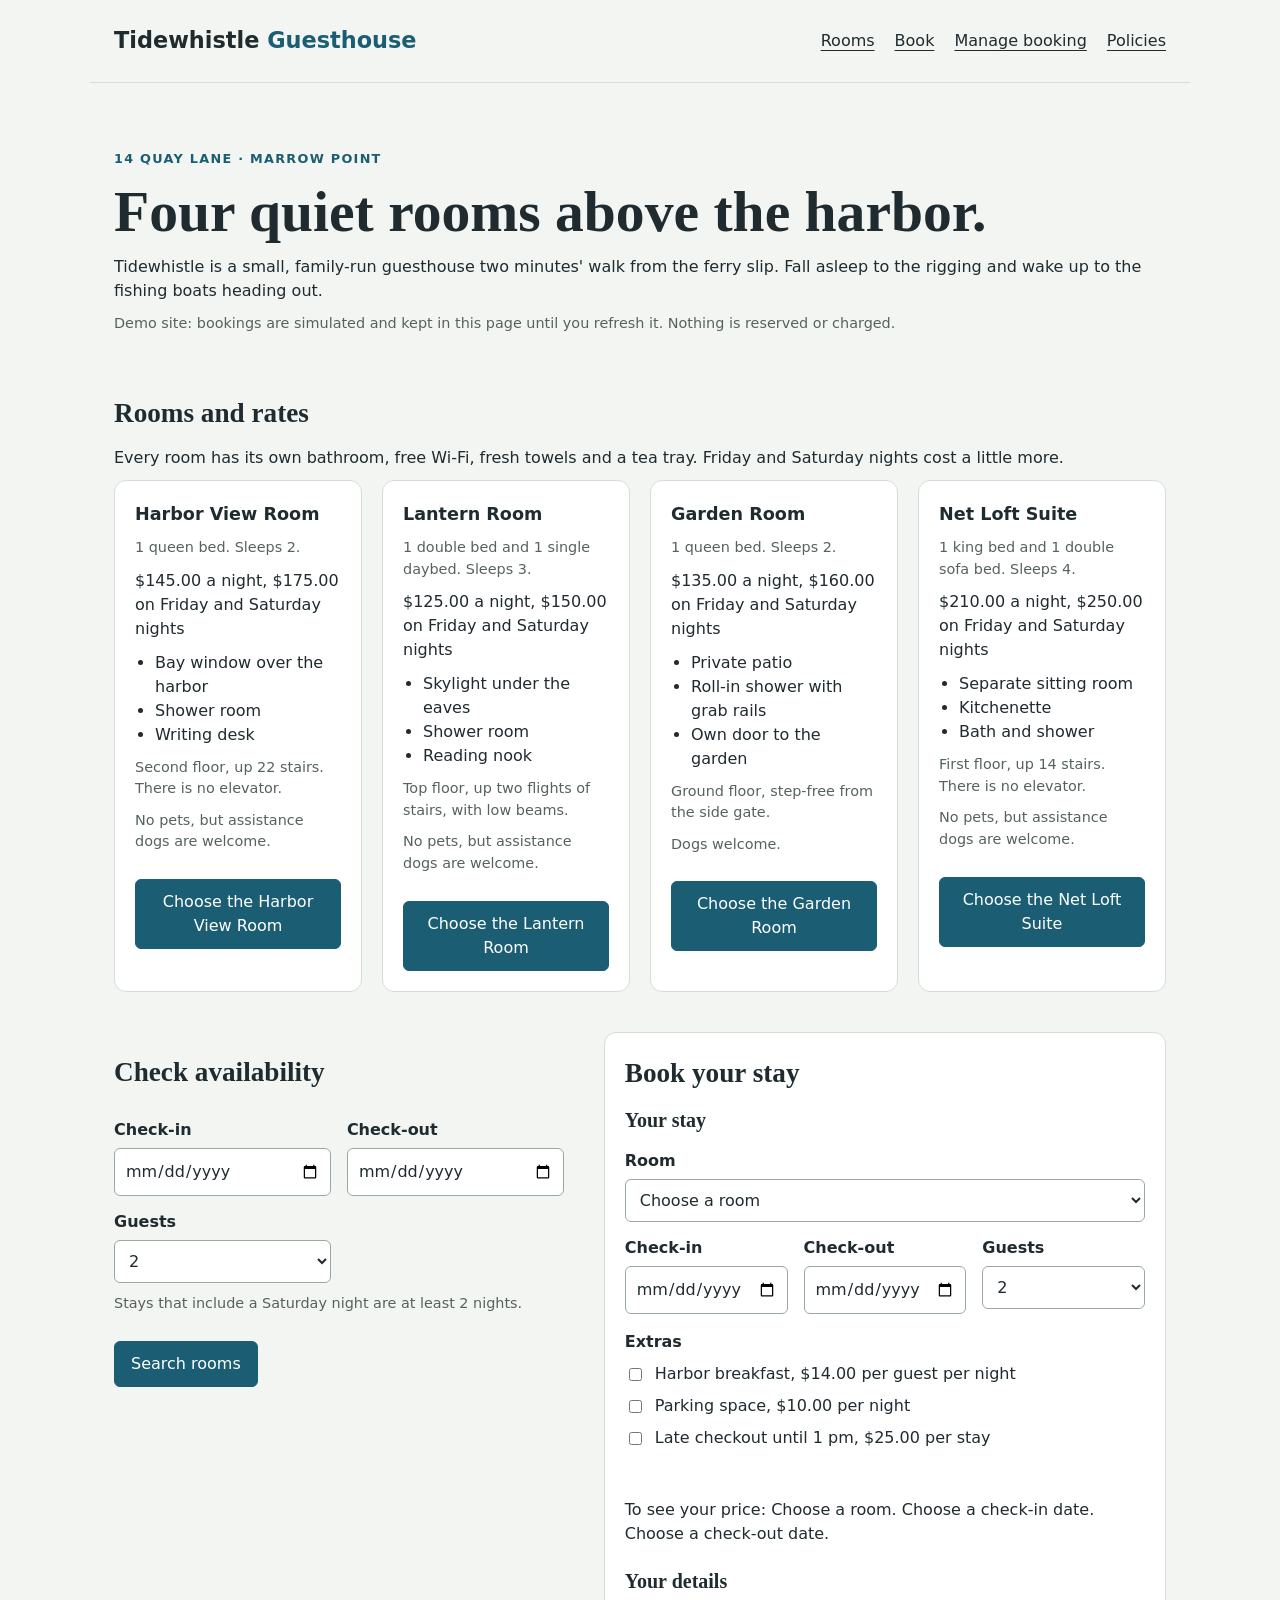
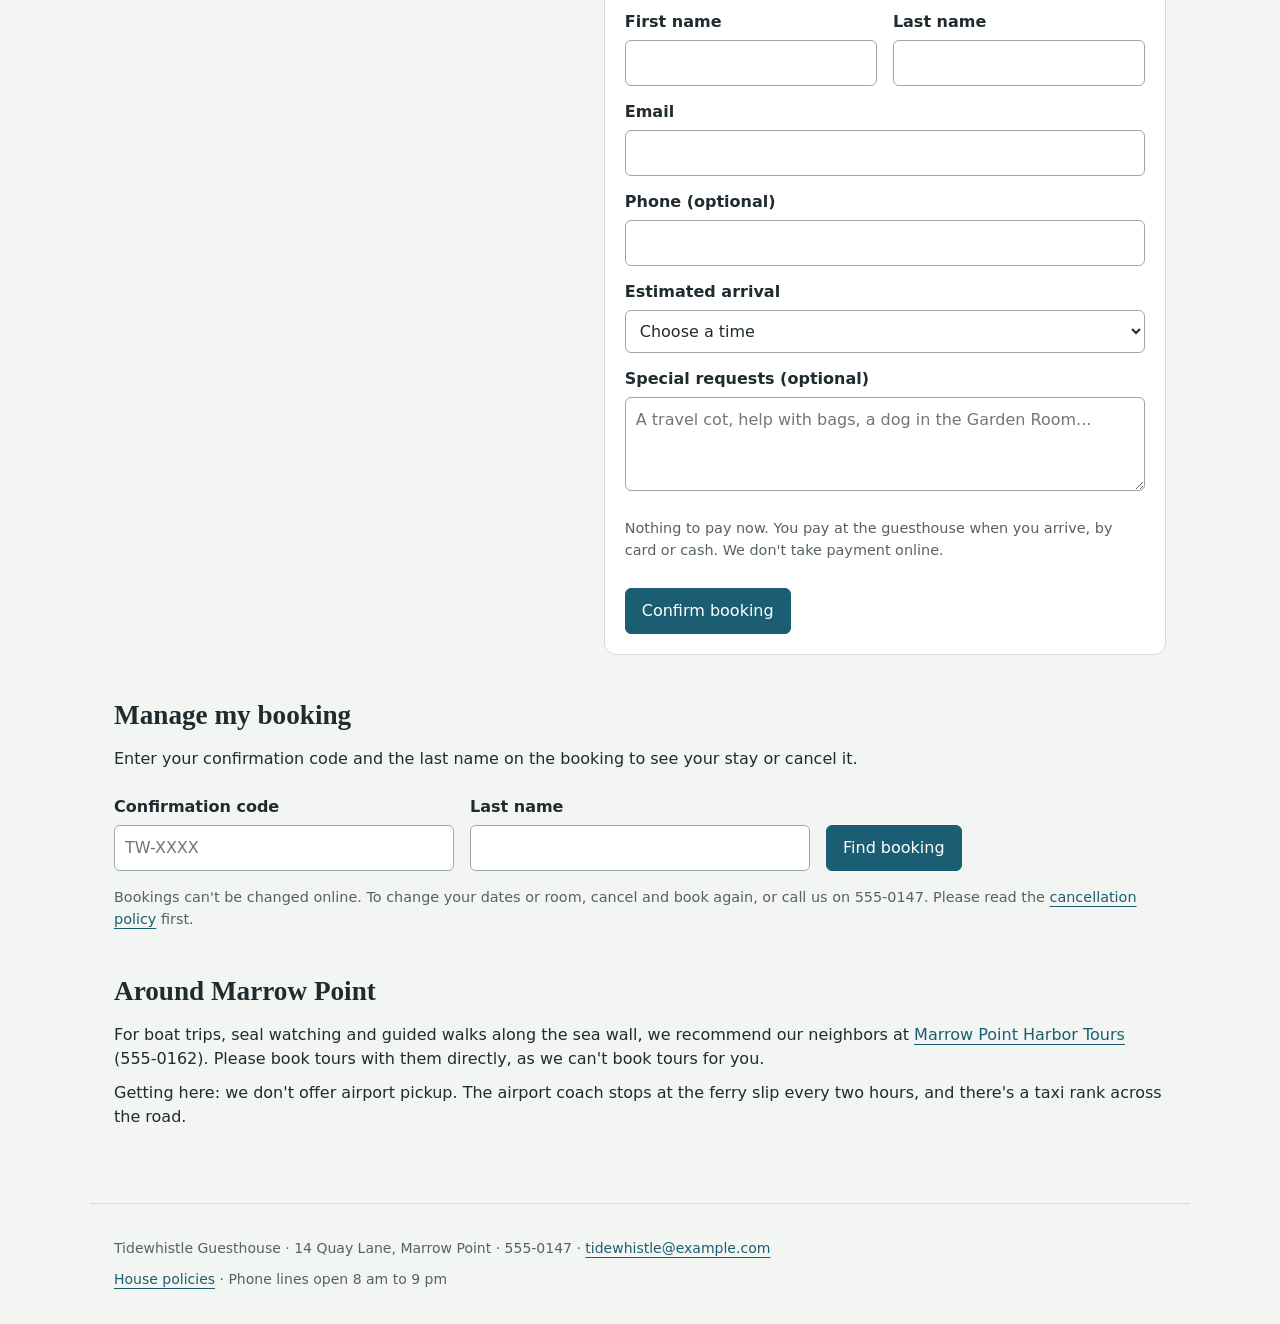
<file: examples/guesthouse/index.html>
<!doctype html>
<html lang="en">
  <head>
    <meta charset="utf-8">
    <meta name="viewport" content="width=device-width, initial-scale=1">
    <meta name="description" content="Tidewhistle Guesthouse has four rooms above the harbor in Marrow Point. Check availability and book your stay.">
    <title>Tidewhistle Guesthouse · Marrow Point</title>
    <link rel="icon" href="favicon.svg" type="image/svg+xml">
    <link rel="stylesheet" href="styles.css">
    <script type="module" src="js/app.js"></script>
  </head>
  <body>
    <header>
      <a class="brand" href="index.html">Tidewhistle <span>Guesthouse</span></a>
      <nav aria-label="Main navigation">
        <a href="#rooms">Rooms</a>
        <a href="#availability">Book</a>
        <a href="#manage">Manage booking</a>
        <a href="policies.html">Policies</a>
      </nav>
    </header>
    <main>
      <section class="intro" aria-labelledby="welcome">
        <p class="eyebrow">14 Quay Lane · Marrow Point</p>
        <h1 id="welcome">Four quiet rooms above the harbor.</h1>
        <p>Tidewhistle is a small, family-run guesthouse two minutes' walk from the ferry slip.
          Fall asleep to the rigging and wake up to the fishing boats heading out.</p>
        <p class="note">Demo site: bookings are simulated and kept in this page until you refresh it.
          Nothing is reserved or charged.</p>
      </section>

      <section id="rooms" aria-labelledby="rooms-heading">
        <h2 id="rooms-heading">Rooms and rates</h2>
        <p>Every room has its own bathroom, free Wi-Fi, fresh towels and a tea tray.
          Friday and Saturday nights cost a little more.</p>
        <div id="room-list" class="room-list"></div>
        <noscript><p>Please turn on JavaScript to see our rooms and book, or call us on 555-0147.</p></noscript>
      </section>

      <div class="booking-layout">
        <section id="availability" aria-labelledby="availability-heading">
          <h2 id="availability-heading">Check availability</h2>
          <form id="search-form" novalidate>
            <div class="field-row">
              <div class="field">
                <label for="search-checkIn">Check-in</label>
                <input id="search-checkIn" type="date" required>
              </div>
              <div class="field">
                <label for="search-checkOut">Check-out</label>
                <input id="search-checkOut" type="date" required>
              </div>
              <div class="field">
                <label for="search-guests">Guests</label>
                <select id="search-guests">
                  <option>1</option>
                  <option selected>2</option>
                  <option>3</option>
                  <option>4</option>
                </select>
              </div>
            </div>
            <p class="note">Stays that include a Saturday night are at least 2 nights.</p>
            <button type="submit">Search rooms</button>
          </form>
          <ul id="search-results" class="results"></ul>
        </section>

        <section id="booking" class="panel" aria-labelledby="booking-heading">
          <h2 id="booking-heading">Book your stay</h2>
          <form id="booking-form" novalidate>
            <fieldset id="stay-fields">
              <legend>Your stay</legend>
              <label for="book-roomId">Room</label>
              <select id="book-roomId" required>
                <option value="">Choose a room</option>
              </select>
              <div class="field-row">
                <div class="field">
                  <label for="book-checkIn">Check-in</label>
                  <input id="book-checkIn" type="date" required>
                </div>
                <div class="field">
                  <label for="book-checkOut">Check-out</label>
                  <input id="book-checkOut" type="date" required>
                </div>
                <div class="field">
                  <label for="book-guests">Guests</label>
                  <select id="book-guests">
                    <option>1</option>
                    <option selected>2</option>
                    <option>3</option>
                    <option>4</option>
                  </select>
                </div>
              </div>
              <fieldset id="book-extras" class="extras" tabindex="-1">
                <legend>Extras</legend>
              </fieldset>
            </fieldset>
            <div id="quote" class="quote"></div>
            <fieldset>
              <legend>Your details</legend>
              <div class="field-row">
                <div class="field">
                  <label for="book-firstName">First name</label>
                  <input id="book-firstName" autocomplete="given-name" maxlength="60" required>
                </div>
                <div class="field">
                  <label for="book-lastName">Last name</label>
                  <input id="book-lastName" autocomplete="family-name" maxlength="60" required>
                </div>
              </div>
              <label for="book-email">Email</label>
              <input id="book-email" type="email" autocomplete="email" maxlength="120" required>
              <label for="book-phone">Phone (optional)</label>
              <input id="book-phone" type="tel" autocomplete="tel" maxlength="20">
              <label for="book-arrival">Estimated arrival</label>
              <select id="book-arrival" required>
                <option value="">Choose a time</option>
              </select>
              <label for="book-requests">Special requests (optional)</label>
              <textarea id="book-requests" rows="3" maxlength="500"
                placeholder="A travel cot, help with bags, a dog in the Garden Room..."></textarea>
            </fieldset>
            <p class="note">Nothing to pay now. You pay at the guesthouse when you arrive, by card or cash.
              We don't take payment online.</p>
            <button type="submit">Confirm booking</button>
          </form>
          <div id="confirmation" class="confirmation" tabindex="-1" hidden></div>
        </section>
      </div>

      <section id="manage" aria-labelledby="manage-heading">
        <h2 id="manage-heading">Manage my booking</h2>
        <p>Enter your confirmation code and the last name on the booking to see your stay or cancel it.</p>
        <form id="manage-form" class="field-row" novalidate>
          <div class="field">
            <label for="manage-code">Confirmation code</label>
            <input id="manage-code" autocomplete="off" maxlength="12" placeholder="TW-XXXX" required>
          </div>
          <div class="field">
            <label for="manage-lastName">Last name</label>
            <input id="manage-lastName" autocomplete="family-name" maxlength="60" required>
          </div>
          <div class="field">
            <button type="submit">Find booking</button>
          </div>
        </form>
        <div id="manage-result" class="manage-result" tabindex="-1"></div>
        <p class="note">Bookings can't be changed online. To change your dates or room, cancel and book again,
          or call us on 555-0147. Please read the <a href="policies.html#cancellation">cancellation policy</a> first.</p>
      </section>

      <section id="around" aria-labelledby="around-heading">
        <h2 id="around-heading">Around Marrow Point</h2>
        <p>For boat trips, seal watching and guided walks along the sea wall, we recommend our neighbors at
          <a href="https://harbortours.example.com/">Marrow Point Harbor Tours</a> (555-0162).
          Please book tours with them directly, as we can't book tours for you.</p>
        <p>Getting here: we don't offer airport pickup. The airport coach stops at the ferry slip every two hours,
          and there's a taxi rank across the road.</p>
      </section>
      <p id="status" class="visually-hidden" role="status" aria-live="polite"></p>
    </main>
    <footer>
      <p>Tidewhistle Guesthouse · 14 Quay Lane, Marrow Point · 555-0147 ·
        <a href="mailto:tidewhistle@example.com">tidewhistle@example.com</a></p>
      <p><a href="policies.html">House policies</a> · Phone lines open 8 am to 9 pm</p>
    </footer>
  </body>
</html>
</file>
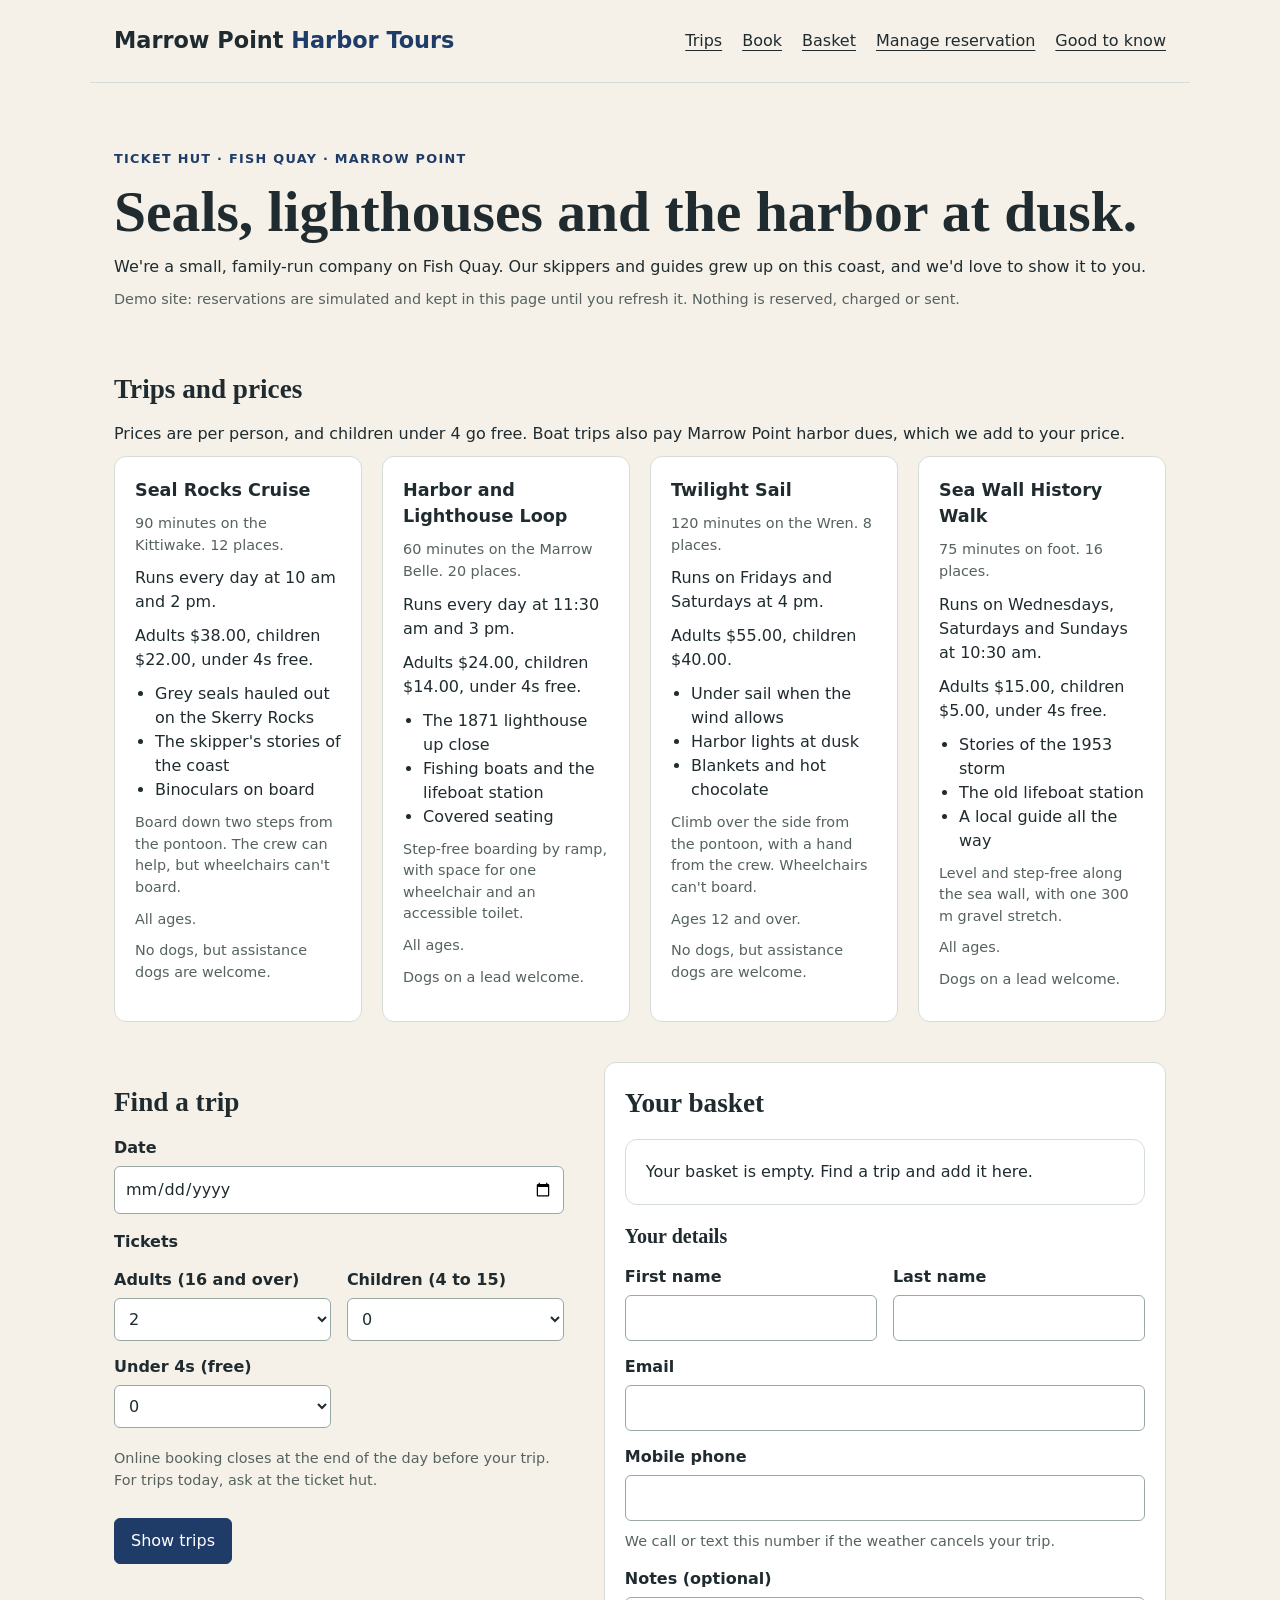
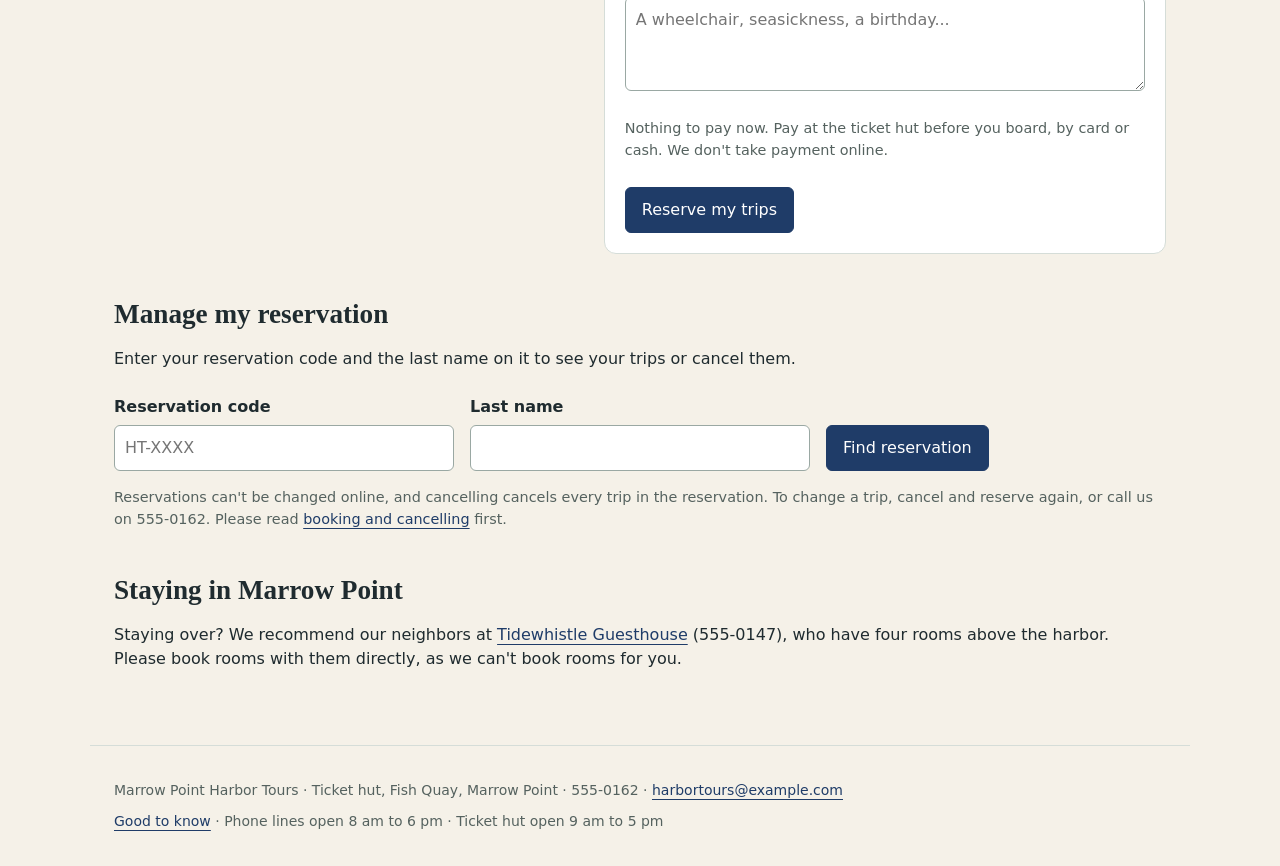
<file: examples/harbor_tours/index.html>
<!doctype html>
<html lang="en">
  <head>
    <meta charset="utf-8">
    <meta name="viewport" content="width=device-width, initial-scale=1">
    <meta name="description" content="Seal-watching cruises, harbor trips, an evening sail and a sea wall walk from Fish Quay in Marrow Point. See times and prices and reserve places.">
    <title>Marrow Point Harbor Tours · Boat trips and walks</title>
    <link rel="icon" href="favicon.svg" type="image/svg+xml">
    <link rel="stylesheet" href="styles.css">
    <script type="module" src="js/app.js"></script>
  </head>
  <body>
    <header>
      <a class="brand" href="index.html">Marrow Point <span>Harbor Tours</span></a>
      <nav aria-label="Main navigation">
        <a href="#trips">Trips</a>
        <a href="#find">Book</a>
        <a href="#basket">Basket</a>
        <a href="#manage">Manage reservation</a>
        <a href="policies.html">Good to know</a>
      </nav>
    </header>
    <main>
      <section class="intro" aria-labelledby="welcome">
        <p class="eyebrow">Ticket hut · Fish Quay · Marrow Point</p>
        <h1 id="welcome">Seals, lighthouses and the harbor at dusk.</h1>
        <p>We're a small, family-run company on Fish Quay. Our skippers and guides grew up on this coast,
          and we'd love to show it to you.</p>
        <p class="note">Demo site: reservations are simulated and kept in this page until you refresh it.
          Nothing is reserved, charged or sent.</p>
      </section>

      <section id="trips" aria-labelledby="trips-heading">
        <h2 id="trips-heading">Trips and prices</h2>
        <p>Prices are per person, and children under 4 go free. Boat trips also pay Marrow Point harbor dues,
          which we add to your price.</p>
        <div id="tour-list" class="tour-list"></div>
        <noscript><p>Please turn on JavaScript to see our trips and reserve, or call us on 555-0162.</p></noscript>
      </section>

      <div class="booking-layout">
        <section id="find" aria-labelledby="find-heading">
          <h2 id="find-heading">Find a trip</h2>
          <form id="find-form" novalidate>
            <label for="find-date">Date</label>
            <input id="find-date" type="date" required>
            <fieldset id="find-tickets" class="tickets" tabindex="-1">
              <legend>Tickets</legend>
              <div class="field-row">
                <div class="field">
                  <label for="find-adults">Adults (16 and over)</label>
                  <select id="find-adults"></select>
                </div>
                <div class="field">
                  <label for="find-children">Children (4 to 15)</label>
                  <select id="find-children"></select>
                </div>
                <div class="field">
                  <label for="find-under4s">Under 4s (free)</label>
                  <select id="find-under4s"></select>
                </div>
              </div>
            </fieldset>
            <p class="note">Online booking closes at the end of the day before your trip.
              For trips today, ask at the ticket hut.</p>
            <button type="submit">Show trips</button>
          </form>
          <ul id="departure-list" class="results"></ul>
        </section>

        <section id="basket" class="panel" aria-labelledby="basket-heading">
          <h2 id="basket-heading">Your basket</h2>
          <ul id="reserve-basket" class="basket" tabindex="-1"></ul>
          <p id="basket-total"></p>
          <form id="reserve-form" novalidate>
            <fieldset>
              <legend>Your details</legend>
              <div class="field-row">
                <div class="field">
                  <label for="reserve-firstName">First name</label>
                  <input id="reserve-firstName" autocomplete="given-name" maxlength="60" required>
                </div>
                <div class="field">
                  <label for="reserve-lastName">Last name</label>
                  <input id="reserve-lastName" autocomplete="family-name" maxlength="60" required>
                </div>
              </div>
              <label for="reserve-email">Email</label>
              <input id="reserve-email" type="email" autocomplete="email" maxlength="120" required>
              <label for="reserve-phone">Mobile phone</label>
              <input id="reserve-phone" type="tel" autocomplete="tel" maxlength="20" required>
              <p class="note">We call or text this number if the weather cancels your trip.</p>
              <label for="reserve-notes">Notes (optional)</label>
              <textarea id="reserve-notes" rows="3" maxlength="300"
                placeholder="A wheelchair, seasickness, a birthday..."></textarea>
            </fieldset>
            <p class="note">Nothing to pay now. Pay at the ticket hut before you board, by card or cash.
              We don't take payment online.</p>
            <button type="submit">Reserve my trips</button>
          </form>
          <div id="confirmation" class="confirmation" tabindex="-1" hidden></div>
        </section>
      </div>

      <section id="manage" aria-labelledby="manage-heading">
        <h2 id="manage-heading">Manage my reservation</h2>
        <p>Enter your reservation code and the last name on it to see your trips or cancel them.</p>
        <form id="manage-form" class="field-row" novalidate>
          <div class="field">
            <label for="manage-code">Reservation code</label>
            <input id="manage-code" autocomplete="off" maxlength="12" placeholder="HT-XXXX" required>
          </div>
          <div class="field">
            <label for="manage-lastName">Last name</label>
            <input id="manage-lastName" autocomplete="family-name" maxlength="60" required>
          </div>
          <div class="field">
            <button type="submit">Find reservation</button>
          </div>
        </form>
        <div id="manage-result" class="manage-result" tabindex="-1"></div>
        <p class="note">Reservations can't be changed online, and cancelling cancels every trip in the reservation.
          To change a trip, cancel and reserve again, or call us on 555-0162.
          Please read <a href="policies.html#booking">booking and cancelling</a> first.</p>
      </section>

      <section id="staying" aria-labelledby="staying-heading">
        <h2 id="staying-heading">Staying in Marrow Point</h2>
        <p>Staying over? We recommend our neighbors at
          <a href="https://tidewhistle.example.com/">Tidewhistle Guesthouse</a> (555-0147), who have four rooms
          above the harbor. Please book rooms with them directly, as we can't book rooms for you.</p>
      </section>
      <p id="status" class="visually-hidden" role="status" aria-live="polite"></p>
    </main>
    <footer>
      <p>Marrow Point Harbor Tours · Ticket hut, Fish Quay, Marrow Point · 555-0162 ·
        <a href="mailto:harbortours@example.com">harbortours@example.com</a></p>
      <p><a href="policies.html">Good to know</a> · Phone lines open 8 am to 6 pm · Ticket hut open 9 am to 5 pm</p>
    </footer>
  </body>
</html>
</file>
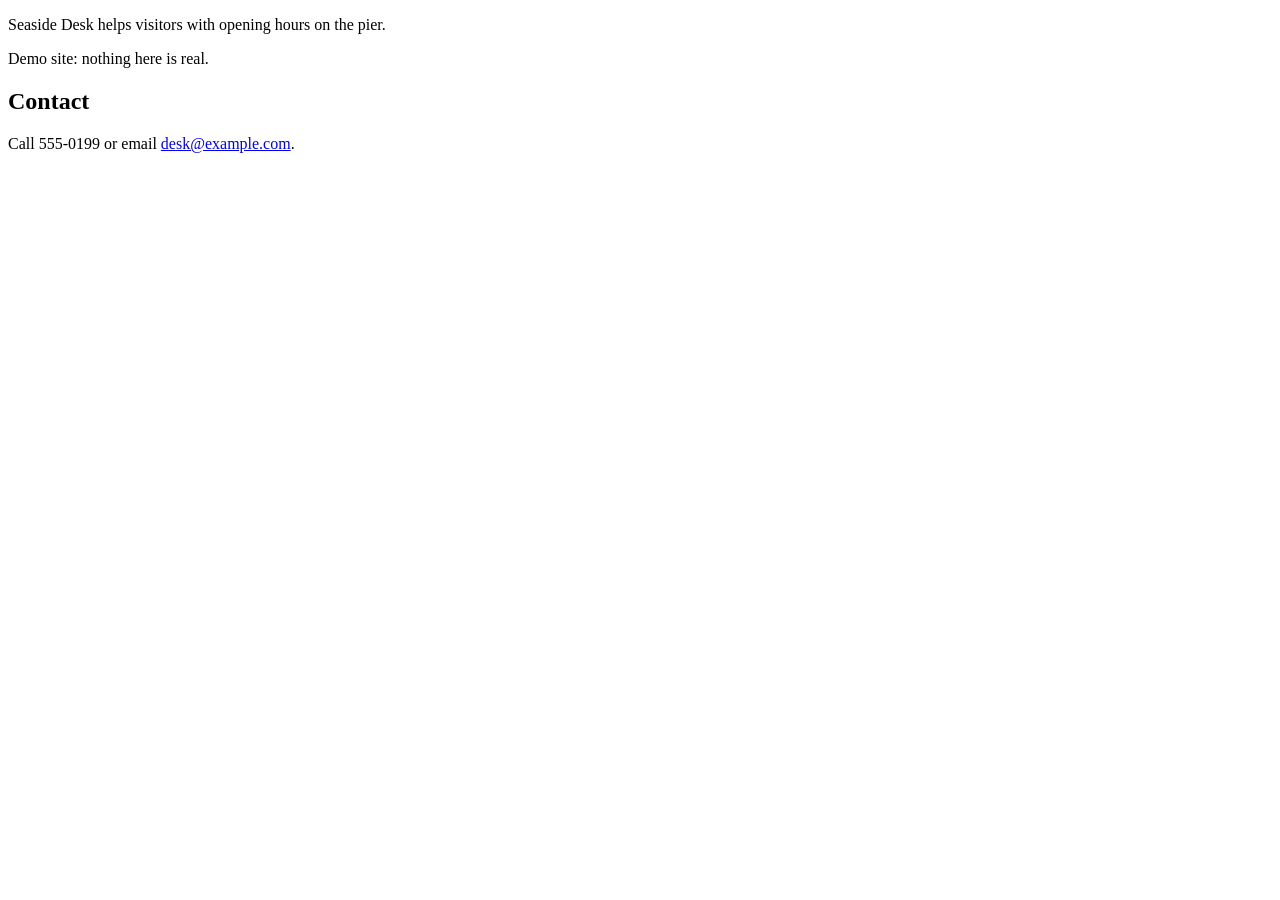
<file: tests/skills/agentify-website/scripts/fixtures/facts_site/index.html>
<!doctype html>
<!-- A test page for scripts/facts_network.test.mjs: two marked parts, and a note that is not. -->
<html lang="en">
  <head>
    <meta charset="utf-8">
    <title>Seaside Desk</title>
  </head>
  <body>
    <main>
      <p data-agent-facts="about">Seaside Desk helps visitors with opening hours on the pier.</p>
      <p class="note">Demo site: nothing here is real.</p>
      <section id="contact" data-agent-facts="contact">
        <h2>Contact</h2>
        <p>Call 555-0199 or email <a href="mailto:desk@example.com">desk@example.com</a>.</p>
      </section>
    </main>
  </body>
</html>
</file>
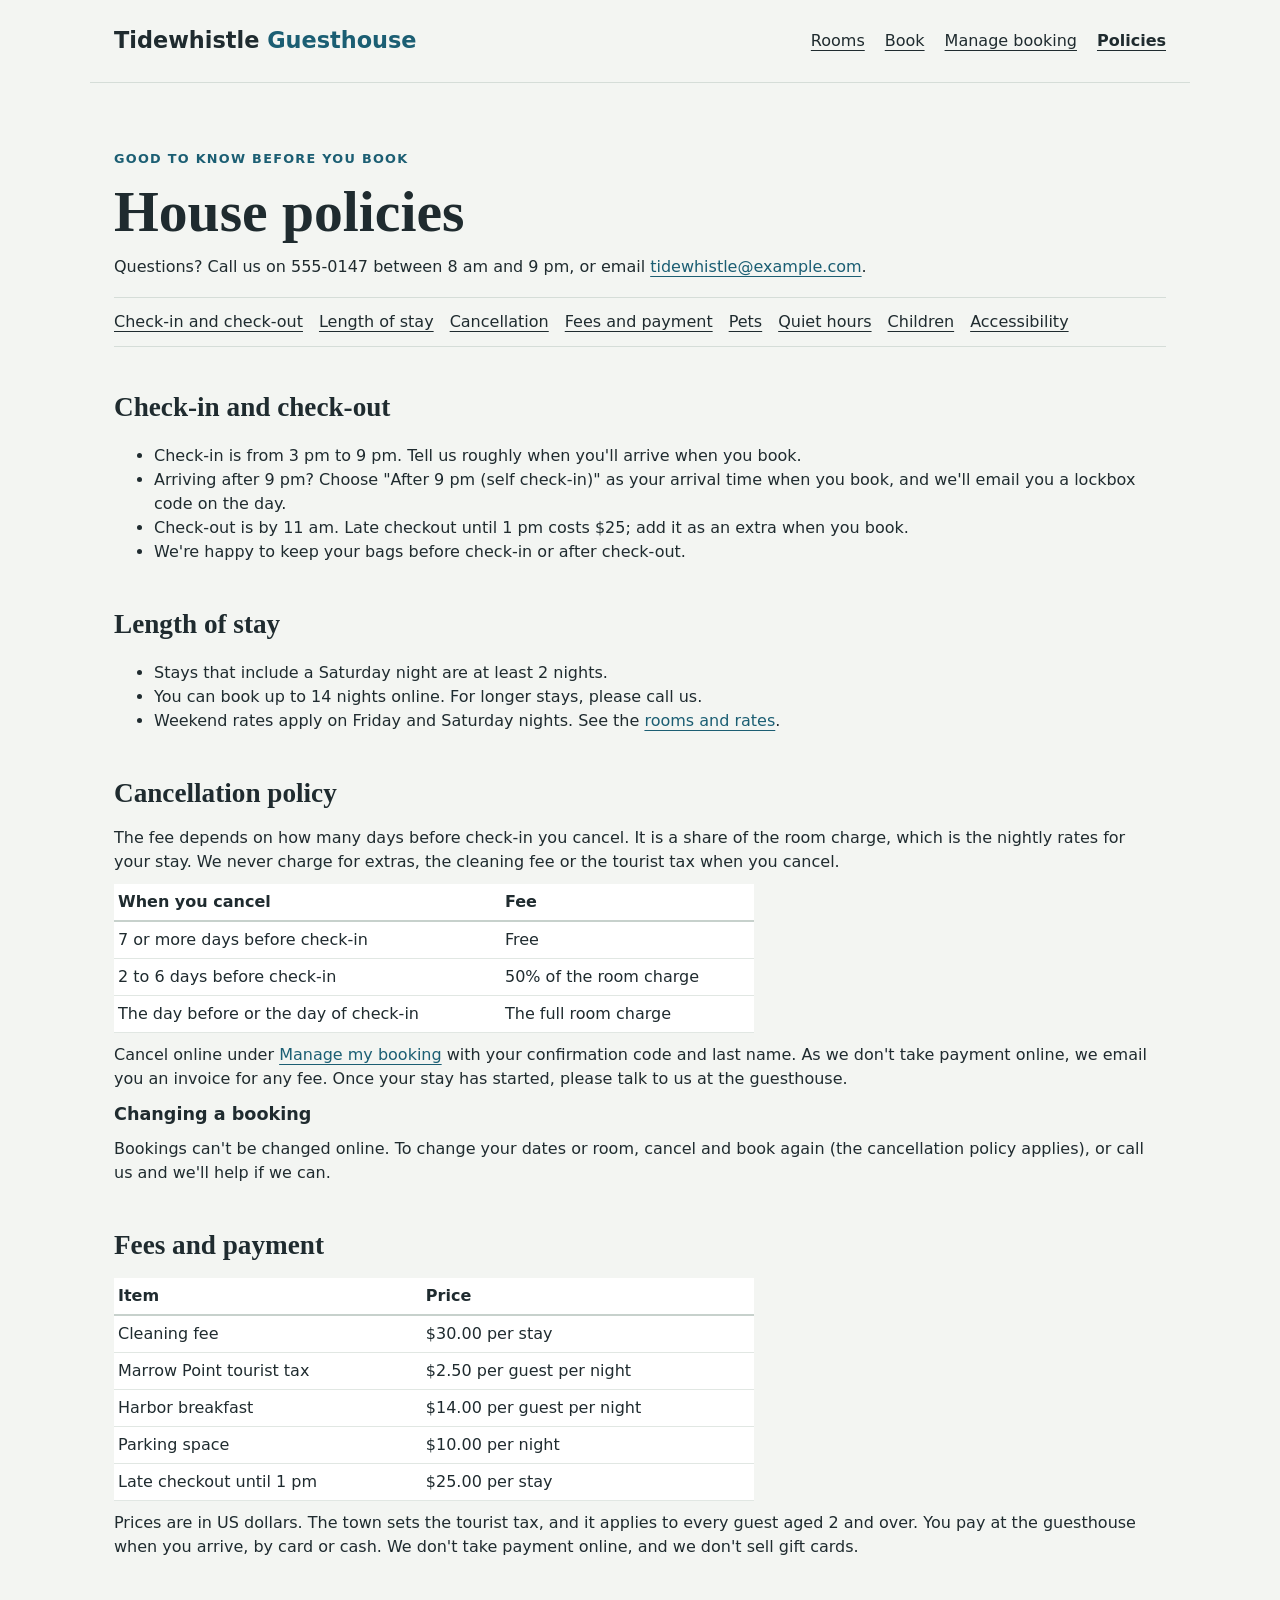
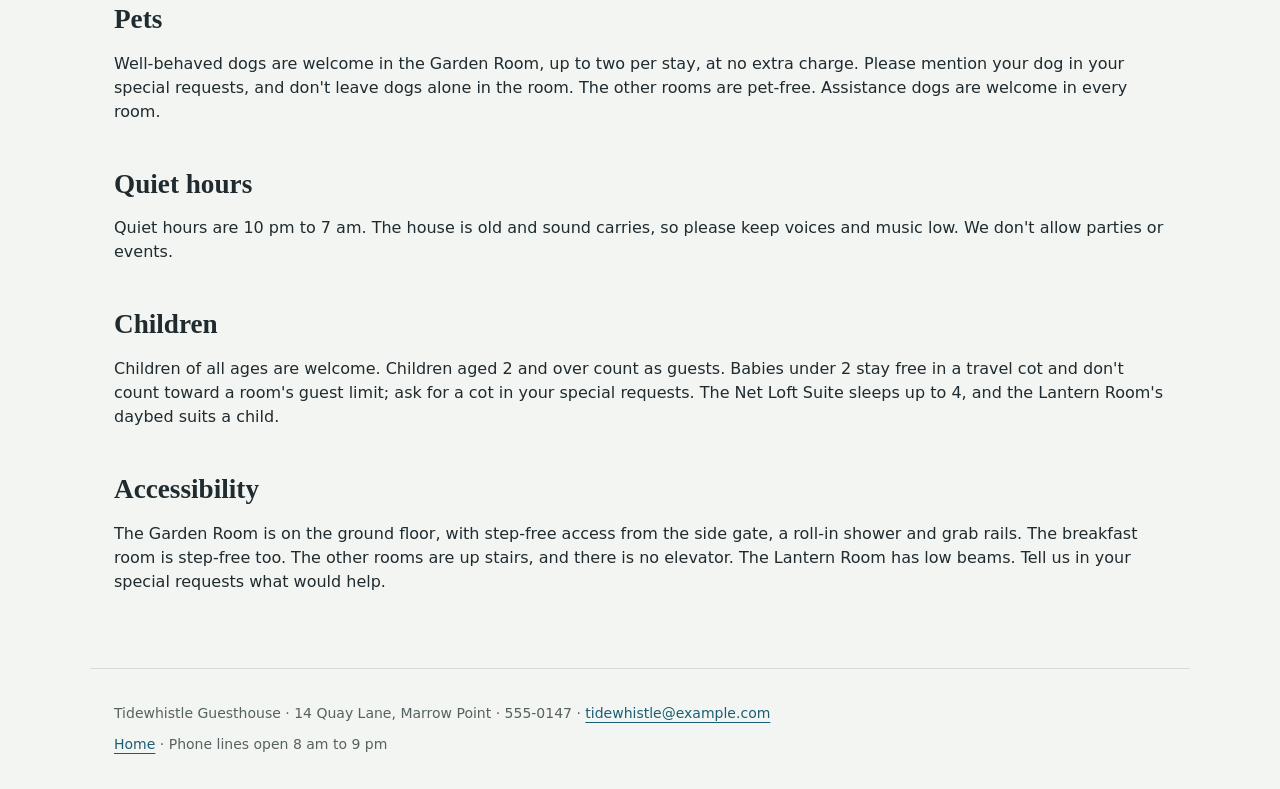
<file: examples/guesthouse/policies.html>
<!doctype html>
<html lang="en">
  <head>
    <meta charset="utf-8">
    <meta name="viewport" content="width=device-width, initial-scale=1">
    <meta name="description" content="House policies at Tidewhistle Guesthouse: check-in, cancellation, fees, pets, quiet hours, children and accessibility.">
    <title>House policies · Tidewhistle Guesthouse</title>
    <link rel="icon" href="favicon.svg" type="image/svg+xml">
    <link rel="stylesheet" href="styles.css">
  </head>
  <body>
    <header>
      <a class="brand" href="index.html">Tidewhistle <span>Guesthouse</span></a>
      <nav aria-label="Main navigation">
        <a href="index.html#rooms">Rooms</a>
        <a href="index.html#availability">Book</a>
        <a href="index.html#manage">Manage booking</a>
        <a href="policies.html" aria-current="page">Policies</a>
      </nav>
    </header>
    <main>
      <section class="intro" aria-labelledby="policies-heading">
        <p class="eyebrow">Good to know before you book</p>
        <h1 id="policies-heading">House policies</h1>
        <p>Questions? Call us on 555-0147 between 8 am and 9 pm, or email
          <a href="mailto:tidewhistle@example.com">tidewhistle@example.com</a>.</p>
      </section>
      <nav class="toc" aria-label="On this page">
        <a href="#check-in">Check-in and check-out</a>
        <a href="#length">Length of stay</a>
        <a href="#cancellation">Cancellation</a>
        <a href="#fees">Fees and payment</a>
        <a href="#pets">Pets</a>
        <a href="#quiet">Quiet hours</a>
        <a href="#children">Children</a>
        <a href="#accessibility">Accessibility</a>
      </nav>

      <section id="check-in">
        <h2>Check-in and check-out</h2>
        <ul>
          <li>Check-in is from 3 pm to 9 pm. Tell us roughly when you'll arrive when you book.</li>
          <li>Arriving after 9 pm? Choose "After 9 pm (self check-in)" as your arrival time when you book, and we'll
            email you a lockbox code on the day.</li>
          <li>Check-out is by 11 am. Late checkout until 1 pm costs $25; add it as an extra when you book.</li>
          <li>We're happy to keep your bags before check-in or after check-out.</li>
        </ul>
      </section>

      <section id="length">
        <h2>Length of stay</h2>
        <ul>
          <li>Stays that include a Saturday night are at least 2 nights.</li>
          <li>You can book up to 14 nights online. For longer stays, please call us.</li>
          <li>Weekend rates apply on Friday and Saturday nights. See the <a href="index.html#rooms">rooms and rates</a>.</li>
        </ul>
      </section>

      <section id="cancellation">
        <h2>Cancellation policy</h2>
        <p>The fee depends on how many days before check-in you cancel. It is a share of the room charge,
          which is the nightly rates for your stay. We never charge for extras, the cleaning fee or the
          tourist tax when you cancel.</p>
        <table>
          <thead>
            <tr><th scope="col">When you cancel</th><th scope="col">Fee</th></tr>
          </thead>
          <tbody>
            <tr><td>7 or more days before check-in</td><td>Free</td></tr>
            <tr><td>2 to 6 days before check-in</td><td>50% of the room charge</td></tr>
            <tr><td>The day before or the day of check-in</td><td>The full room charge</td></tr>
          </tbody>
        </table>
        <p>Cancel online under <a href="index.html#manage">Manage my booking</a> with your confirmation code
          and last name. As we don't take payment online, we email you an invoice for any fee. Once your stay
          has started, please talk to us at the guesthouse.</p>
        <h3>Changing a booking</h3>
        <p>Bookings can't be changed online. To change your dates or room, cancel and book again (the
          cancellation policy applies), or call us and we'll help if we can.</p>
      </section>

      <section id="fees">
        <h2>Fees and payment</h2>
        <table>
          <thead>
            <tr><th scope="col">Item</th><th scope="col">Price</th></tr>
          </thead>
          <tbody>
            <tr><td>Cleaning fee</td><td>$30.00 per stay</td></tr>
            <tr><td>Marrow Point tourist tax</td><td>$2.50 per guest per night</td></tr>
            <tr><td>Harbor breakfast</td><td>$14.00 per guest per night</td></tr>
            <tr><td>Parking space</td><td>$10.00 per night</td></tr>
            <tr><td>Late checkout until 1 pm</td><td>$25.00 per stay</td></tr>
          </tbody>
        </table>
        <p>Prices are in US dollars. The town sets the tourist tax, and it applies to every guest aged 2
          and over. You pay at the guesthouse when you arrive, by card or cash. We don't take payment online,
          and we don't sell gift cards.</p>
      </section>

      <section id="pets">
        <h2>Pets</h2>
        <p>Well-behaved dogs are welcome in the Garden Room, up to two per stay, at no extra charge. Please
          mention your dog in your special requests, and don't leave dogs alone in the room. The other rooms
          are pet-free. Assistance dogs are welcome in every room.</p>
      </section>

      <section id="quiet">
        <h2>Quiet hours</h2>
        <p>Quiet hours are 10 pm to 7 am. The house is old and sound carries, so please keep voices and music
          low. We don't allow parties or events.</p>
      </section>

      <section id="children">
        <h2>Children</h2>
        <p>Children of all ages are welcome. Children aged 2 and over count as guests. Babies under 2 stay
          free in a travel cot and don't count toward a room's guest limit; ask for a cot in your special
          requests. The Net Loft Suite sleeps up to 4, and the Lantern Room's daybed suits a child.</p>
      </section>

      <section id="accessibility">
        <h2>Accessibility</h2>
        <p>The Garden Room is on the ground floor, with step-free access from the side gate, a roll-in shower
          and grab rails. The breakfast room is step-free too. The other rooms are up stairs, and there is no
          elevator. The Lantern Room has low beams. Tell us in your special requests what would help.</p>
      </section>
    </main>
    <footer>
      <p>Tidewhistle Guesthouse · 14 Quay Lane, Marrow Point · 555-0147 ·
        <a href="mailto:tidewhistle@example.com">tidewhistle@example.com</a></p>
      <p><a href="index.html">Home</a> · Phone lines open 8 am to 9 pm</p>
    </footer>
  </body>
</html>
</file>
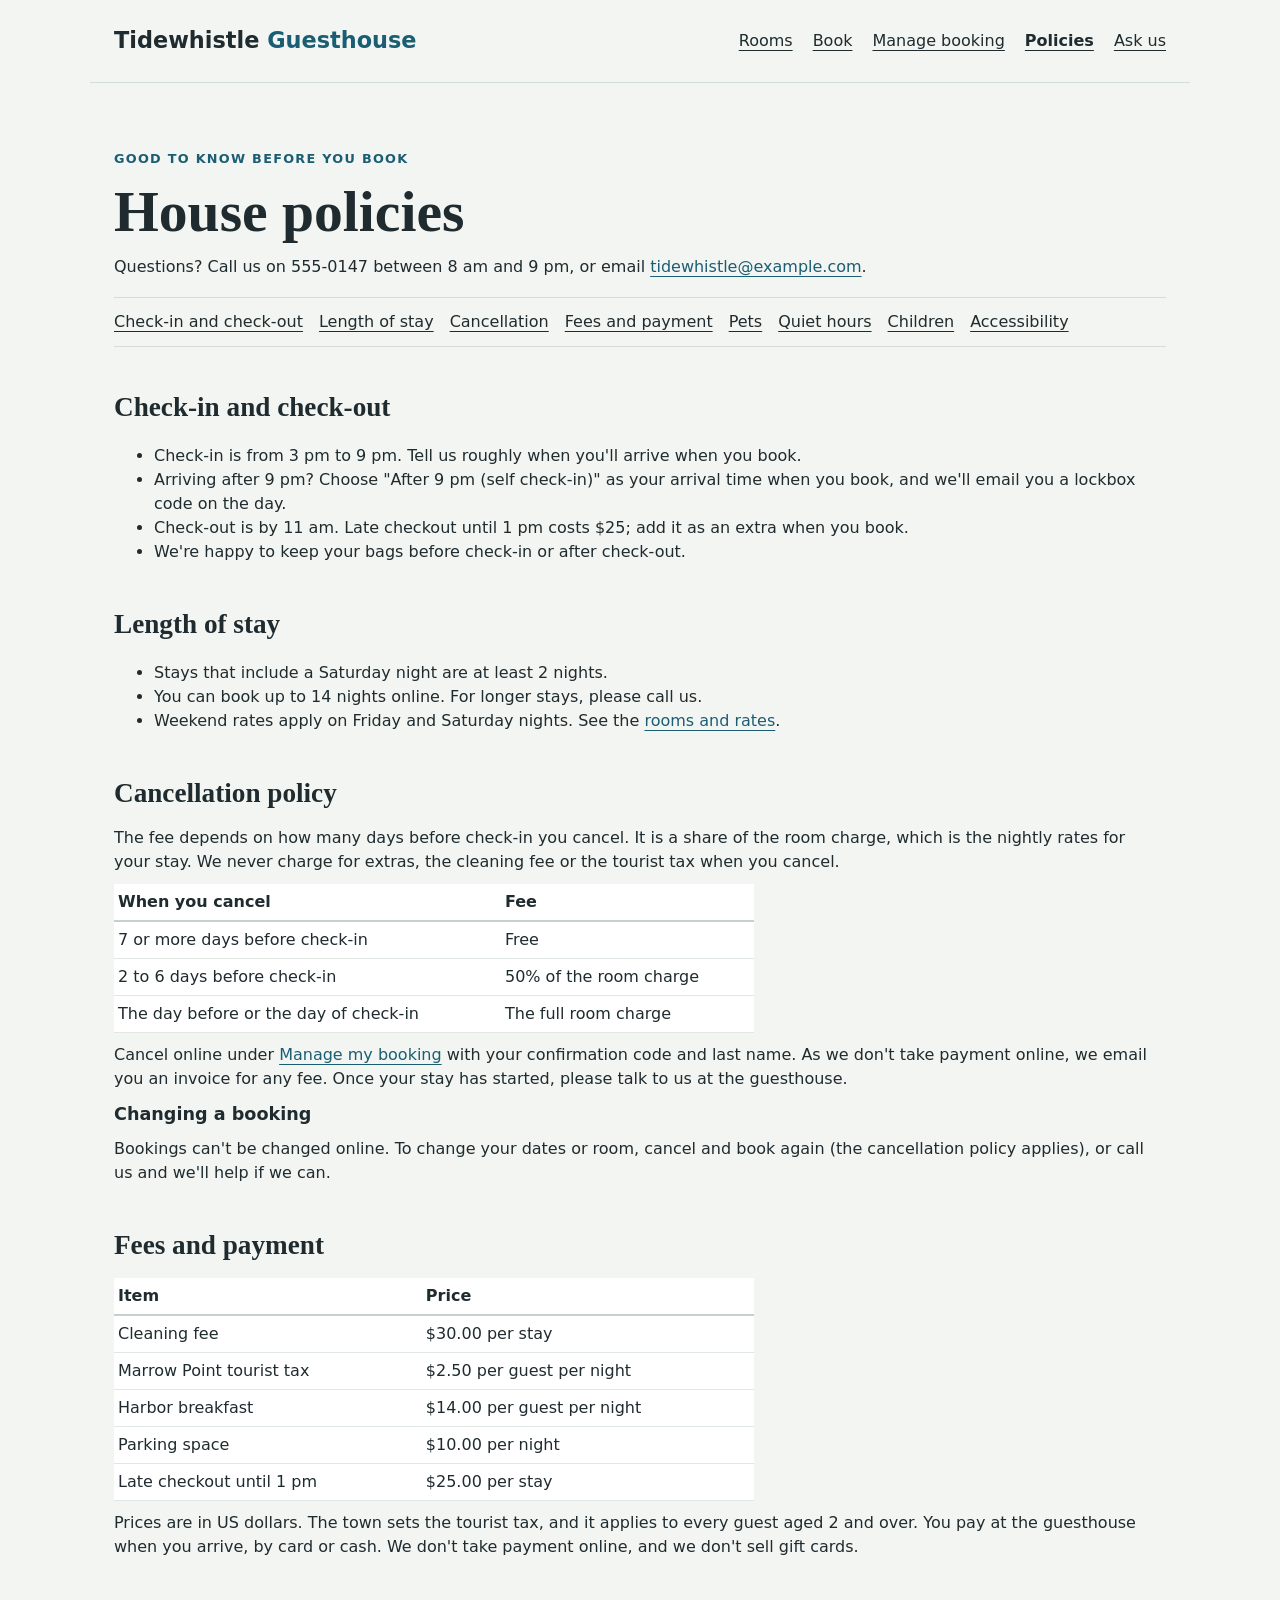
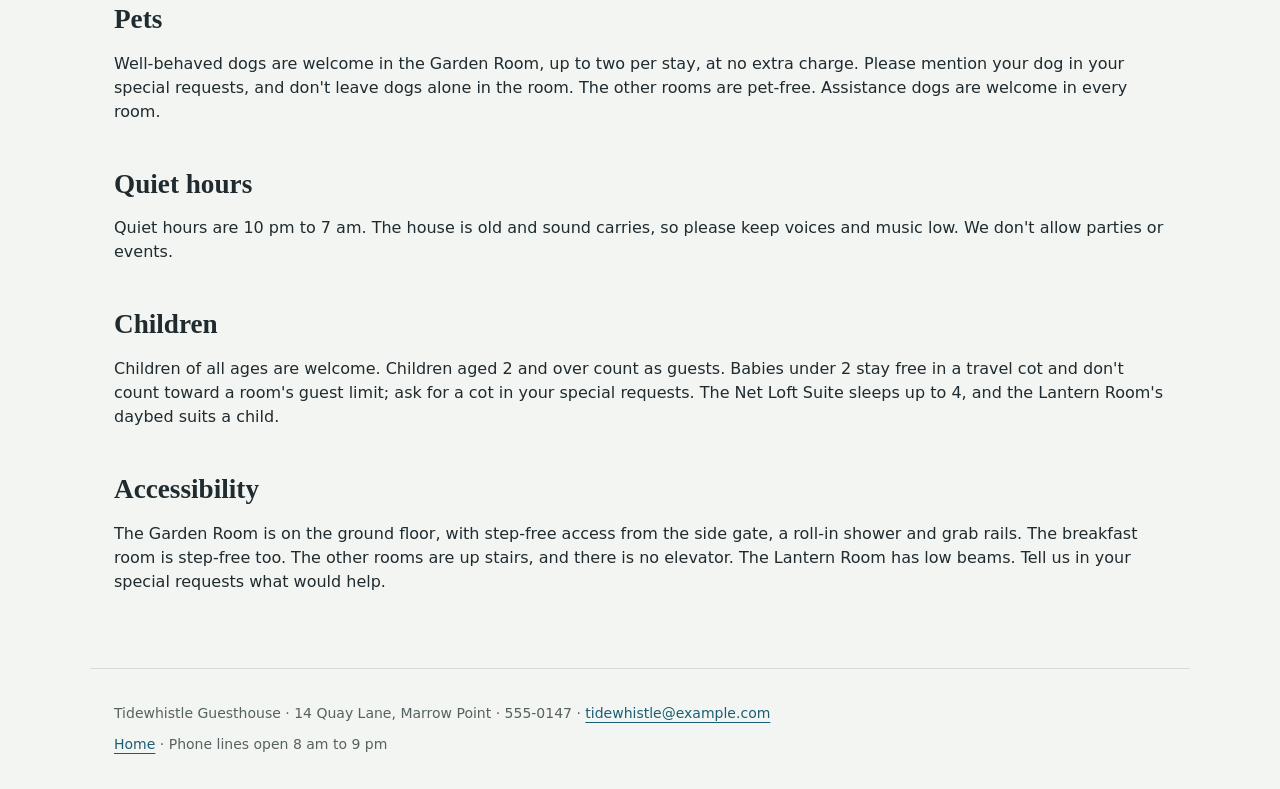
<file: examples/guesthouse_agentified/policies.html>
<!doctype html>
<html lang="en">
  <head>
    <meta charset="utf-8">
    <meta name="viewport" content="width=device-width, initial-scale=1">
    <meta name="description" content="House policies at Tidewhistle Guesthouse: check-in, cancellation, fees, pets, quiet hours, children and accessibility.">
    <title>House policies · Tidewhistle Guesthouse</title>
    <link rel="icon" href="favicon.svg" type="image/svg+xml">
    <link rel="stylesheet" href="styles.css">
  </head>
  <body>
    <header>
      <a class="brand" href="index.html">Tidewhistle <span>Guesthouse</span></a>
      <nav aria-label="Main navigation">
        <a href="index.html#rooms">Rooms</a>
        <a href="index.html#availability">Book</a>
        <a href="index.html#manage">Manage booking</a>
        <a href="policies.html" aria-current="page">Policies</a>
        <a href="index.html#assistant">Ask us</a>
      </nav>
    </header>
    <main>
      <section class="intro" aria-labelledby="policies-heading">
        <p class="eyebrow">Good to know before you book</p>
        <h1 id="policies-heading">House policies</h1>
        <p>Questions? Call us on 555-0147 between 8 am and 9 pm, or email
          <a href="mailto:tidewhistle@example.com">tidewhistle@example.com</a>.</p>
      </section>
      <nav class="toc" aria-label="On this page">
        <a href="#check-in">Check-in and check-out</a>
        <a href="#length">Length of stay</a>
        <a href="#cancellation">Cancellation</a>
        <a href="#fees">Fees and payment</a>
        <a href="#pets">Pets</a>
        <a href="#quiet">Quiet hours</a>
        <a href="#children">Children</a>
        <a href="#accessibility">Accessibility</a>
      </nav>

      <section id="check-in" data-agent-facts="check-in and check-out">
        <h2>Check-in and check-out</h2>
        <ul>
          <li>Check-in is from 3 pm to 9 pm. Tell us roughly when you'll arrive when you book.</li>
          <li>Arriving after 9 pm? Choose "After 9 pm (self check-in)" as your arrival time when you book, and we'll
            email you a lockbox code on the day.</li>
          <li>Check-out is by 11 am. Late checkout until 1 pm costs $25; add it as an extra when you book.</li>
          <li>We're happy to keep your bags before check-in or after check-out.</li>
        </ul>
      </section>

      <section id="length" data-agent-facts="length of stay">
        <h2>Length of stay</h2>
        <ul>
          <li>Stays that include a Saturday night are at least 2 nights.</li>
          <li>You can book up to 14 nights online. For longer stays, please call us.</li>
          <li>Weekend rates apply on Friday and Saturday nights. See the <a href="index.html#rooms">rooms and rates</a>.</li>
        </ul>
      </section>

      <section id="cancellation" data-agent-facts="cancellation">
        <h2>Cancellation policy</h2>
        <p>The fee depends on how many days before check-in you cancel. It is a share of the room charge,
          which is the nightly rates for your stay. We never charge for extras, the cleaning fee or the
          tourist tax when you cancel.</p>
        <table>
          <thead>
            <tr><th scope="col">When you cancel</th><th scope="col">Fee</th></tr>
          </thead>
          <tbody>
            <tr><td>7 or more days before check-in</td><td>Free</td></tr>
            <tr><td>2 to 6 days before check-in</td><td>50% of the room charge</td></tr>
            <tr><td>The day before or the day of check-in</td><td>The full room charge</td></tr>
          </tbody>
        </table>
        <p>Cancel online under <a href="index.html#manage">Manage my booking</a> with your confirmation code
          and last name. As we don't take payment online, we email you an invoice for any fee. Once your stay
          has started, please talk to us at the guesthouse.</p>
        <h3>Changing a booking</h3>
        <p>Bookings can't be changed online. To change your dates or room, cancel and book again (the
          cancellation policy applies), or call us and we'll help if we can.</p>
      </section>

      <section id="fees" data-agent-facts="fees and payment">
        <h2>Fees and payment</h2>
        <table>
          <thead>
            <tr><th scope="col">Item</th><th scope="col">Price</th></tr>
          </thead>
          <tbody>
            <tr><td>Cleaning fee</td><td>$30.00 per stay</td></tr>
            <tr><td>Marrow Point tourist tax</td><td>$2.50 per guest per night</td></tr>
            <tr><td>Harbor breakfast</td><td>$14.00 per guest per night</td></tr>
            <tr><td>Parking space</td><td>$10.00 per night</td></tr>
            <tr><td>Late checkout until 1 pm</td><td>$25.00 per stay</td></tr>
          </tbody>
        </table>
        <p>Prices are in US dollars. The town sets the tourist tax, and it applies to every guest aged 2
          and over. You pay at the guesthouse when you arrive, by card or cash. We don't take payment online,
          and we don't sell gift cards.</p>
      </section>

      <section id="pets" data-agent-facts="pets">
        <h2>Pets</h2>
        <p>Well-behaved dogs are welcome in the Garden Room, up to two per stay, at no extra charge. Please
          mention your dog in your special requests, and don't leave dogs alone in the room. The other rooms
          are pet-free. Assistance dogs are welcome in every room.</p>
      </section>

      <section id="quiet" data-agent-facts="quiet hours">
        <h2>Quiet hours</h2>
        <p>Quiet hours are 10 pm to 7 am. The house is old and sound carries, so please keep voices and music
          low. We don't allow parties or events.</p>
      </section>

      <section id="children" data-agent-facts="children">
        <h2>Children</h2>
        <p>Children of all ages are welcome. Children aged 2 and over count as guests. Babies under 2 stay
          free in a travel cot and don't count toward a room's guest limit; ask for a cot in your special
          requests. The Net Loft Suite sleeps up to 4, and the Lantern Room's daybed suits a child.</p>
      </section>

      <section id="accessibility" data-agent-facts="accessibility">
        <h2>Accessibility</h2>
        <p>The Garden Room is on the ground floor, with step-free access from the side gate, a roll-in shower
          and grab rails. The breakfast room is step-free too. The other rooms are up stairs, and there is no
          elevator. The Lantern Room has low beams. Tell us in your special requests what would help.</p>
      </section>
    </main>
    <footer>
      <p>Tidewhistle Guesthouse · 14 Quay Lane, Marrow Point · 555-0147 ·
        <a href="mailto:tidewhistle@example.com">tidewhistle@example.com</a></p>
      <p><a href="index.html">Home</a> · Phone lines open 8 am to 9 pm</p>
    </footer>
  </body>
</html>
</file>
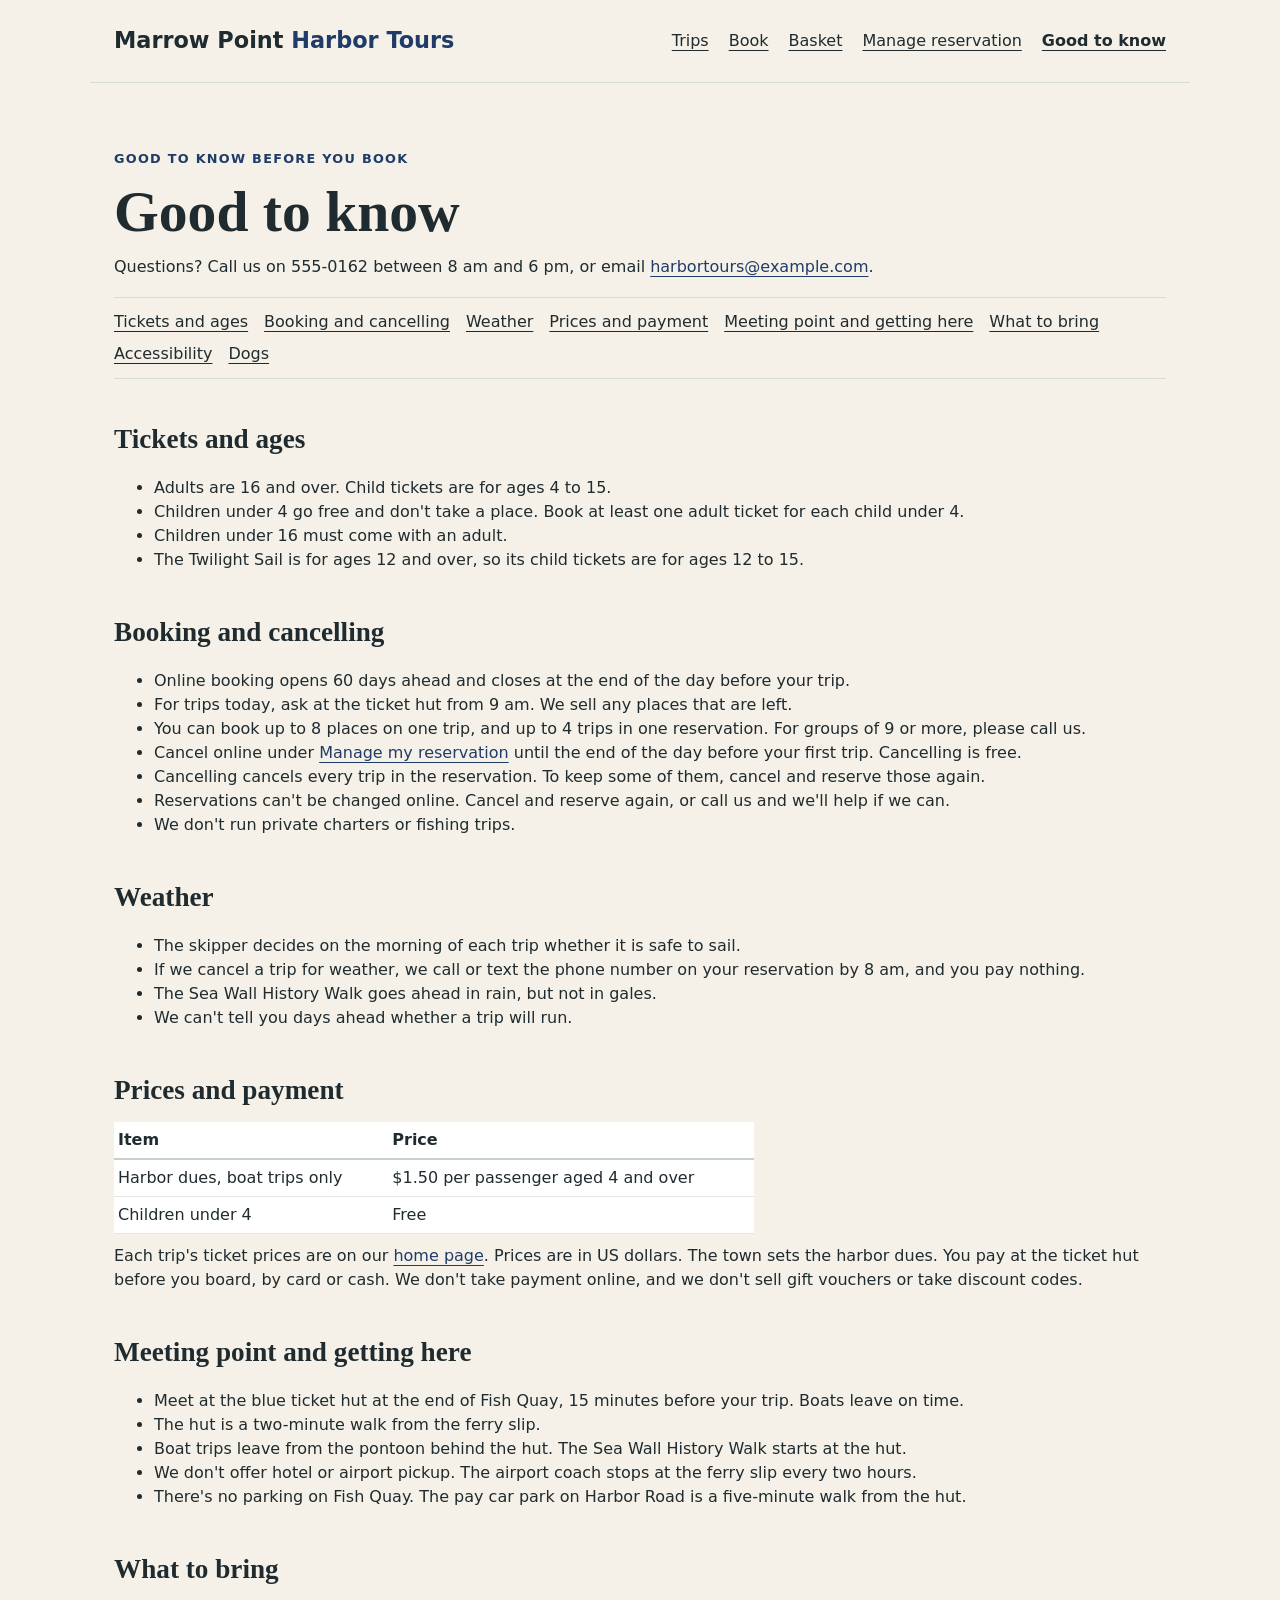
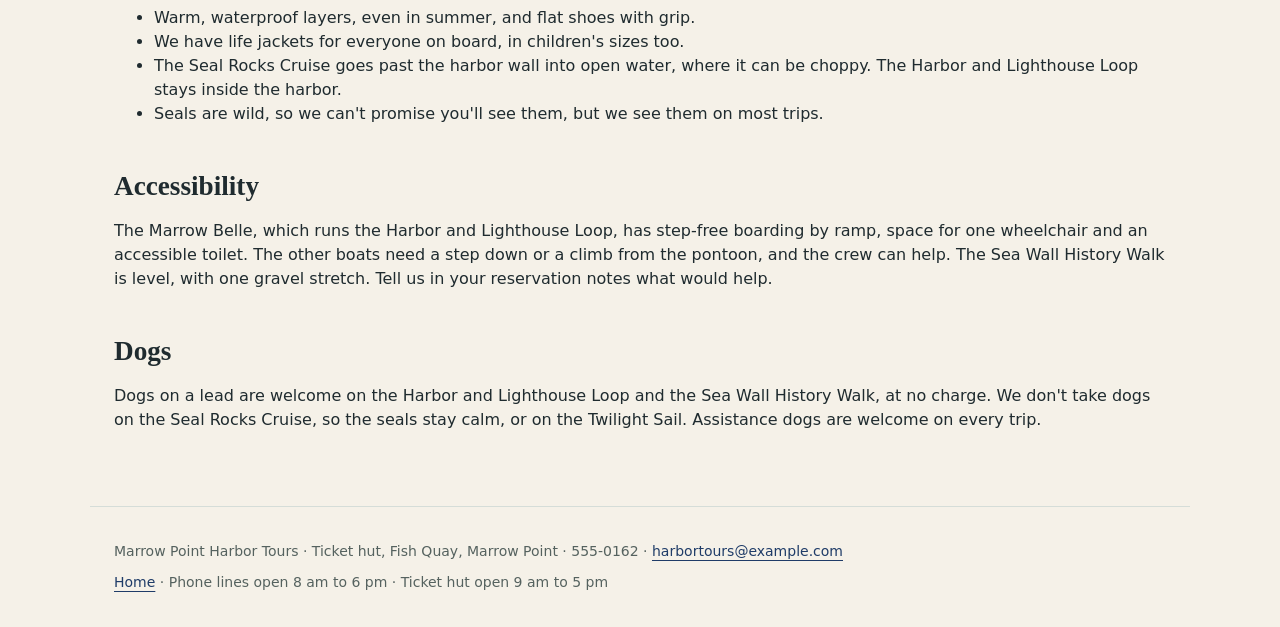
<file: examples/harbor_tours/policies.html>
<!doctype html>
<html lang="en">
  <head>
    <meta charset="utf-8">
    <meta name="viewport" content="width=device-width, initial-scale=1">
    <meta name="description" content="Good to know at Marrow Point Harbor Tours: tickets and ages, booking and cancelling, weather, prices, the meeting point, what to bring, accessibility and dogs.">
    <title>Good to know · Marrow Point Harbor Tours</title>
    <link rel="icon" href="favicon.svg" type="image/svg+xml">
    <link rel="stylesheet" href="styles.css">
  </head>
  <body>
    <header>
      <a class="brand" href="index.html">Marrow Point <span>Harbor Tours</span></a>
      <nav aria-label="Main navigation">
        <a href="index.html#trips">Trips</a>
        <a href="index.html#find">Book</a>
        <a href="index.html#basket">Basket</a>
        <a href="index.html#manage">Manage reservation</a>
        <a href="policies.html" aria-current="page">Good to know</a>
      </nav>
    </header>
    <main>
      <section class="intro" aria-labelledby="policies-heading">
        <p class="eyebrow">Good to know before you book</p>
        <h1 id="policies-heading">Good to know</h1>
        <p>Questions? Call us on 555-0162 between 8 am and 6 pm, or email
          <a href="mailto:harbortours@example.com">harbortours@example.com</a>.</p>
      </section>
      <nav class="toc" aria-label="On this page">
        <a href="#tickets">Tickets and ages</a>
        <a href="#booking">Booking and cancelling</a>
        <a href="#weather">Weather</a>
        <a href="#prices">Prices and payment</a>
        <a href="#meeting-point">Meeting point and getting here</a>
        <a href="#bring">What to bring</a>
        <a href="#accessibility">Accessibility</a>
        <a href="#dogs">Dogs</a>
      </nav>

      <section id="tickets">
        <h2>Tickets and ages</h2>
        <ul>
          <li>Adults are 16 and over. Child tickets are for ages 4 to 15.</li>
          <li>Children under 4 go free and don't take a place. Book at least one adult ticket for each child
            under 4.</li>
          <li>Children under 16 must come with an adult.</li>
          <li>The Twilight Sail is for ages 12 and over, so its child tickets are for ages 12 to 15.</li>
        </ul>
      </section>

      <section id="booking">
        <h2>Booking and cancelling</h2>
        <ul>
          <li>Online booking opens 60 days ahead and closes at the end of the day before your trip.</li>
          <li>For trips today, ask at the ticket hut from 9 am. We sell any places that are left.</li>
          <li>You can book up to 8 places on one trip, and up to 4 trips in one reservation. For groups of 9 or
            more, please call us.</li>
          <li>Cancel online under <a href="index.html#manage">Manage my reservation</a> until the end of the day
            before your first trip. Cancelling is free.</li>
          <li>Cancelling cancels every trip in the reservation. To keep some of them, cancel and reserve those
            again.</li>
          <li>Reservations can't be changed online. Cancel and reserve again, or call us and we'll help if we
            can.</li>
          <li>We don't run private charters or fishing trips.</li>
        </ul>
      </section>

      <section id="weather">
        <h2>Weather</h2>
        <ul>
          <li>The skipper decides on the morning of each trip whether it is safe to sail.</li>
          <li>If we cancel a trip for weather, we call or text the phone number on your reservation by 8 am, and
            you pay nothing.</li>
          <li>The Sea Wall History Walk goes ahead in rain, but not in gales.</li>
          <li>We can't tell you days ahead whether a trip will run.</li>
        </ul>
      </section>

      <section id="prices">
        <h2>Prices and payment</h2>
        <table>
          <thead>
            <tr><th scope="col">Item</th><th scope="col">Price</th></tr>
          </thead>
          <tbody>
            <tr><td>Harbor dues, boat trips only</td><td>$1.50 per passenger aged 4 and over</td></tr>
            <tr><td>Children under 4</td><td>Free</td></tr>
          </tbody>
        </table>
        <p>Each trip's ticket prices are on our <a href="index.html#trips">home page</a>. Prices are in US
          dollars. The town sets the harbor dues. You pay at the ticket hut before you board, by card or cash.
          We don't take payment online, and we don't sell gift vouchers or take discount codes.</p>
      </section>

      <section id="meeting-point">
        <h2>Meeting point and getting here</h2>
        <ul>
          <li>Meet at the blue ticket hut at the end of Fish Quay, 15 minutes before your trip. Boats leave on
            time.</li>
          <li>The hut is a two-minute walk from the ferry slip.</li>
          <li>Boat trips leave from the pontoon behind the hut. The Sea Wall History Walk starts at the hut.</li>
          <li>We don't offer hotel or airport pickup. The airport coach stops at the ferry slip every two
            hours.</li>
          <li>There's no parking on Fish Quay. The pay car park on Harbor Road is a five-minute walk from the
            hut.</li>
        </ul>
      </section>

      <section id="bring">
        <h2>What to bring</h2>
        <ul>
          <li>Warm, waterproof layers, even in summer, and flat shoes with grip.</li>
          <li>We have life jackets for everyone on board, in children's sizes too.</li>
          <li>The Seal Rocks Cruise goes past the harbor wall into open water, where it can be choppy. The Harbor
            and Lighthouse Loop stays inside the harbor.</li>
          <li>Seals are wild, so we can't promise you'll see them, but we see them on most trips.</li>
        </ul>
      </section>

      <section id="accessibility">
        <h2>Accessibility</h2>
        <p>The Marrow Belle, which runs the Harbor and Lighthouse Loop, has step-free boarding by ramp, space for
          one wheelchair and an accessible toilet. The other boats need a step down or a climb from the pontoon,
          and the crew can help. The Sea Wall History Walk is level, with one gravel stretch. Tell us in your
          reservation notes what would help.</p>
      </section>

      <section id="dogs">
        <h2>Dogs</h2>
        <p>Dogs on a lead are welcome on the Harbor and Lighthouse Loop and the Sea Wall History Walk, at no
          charge. We don't take dogs on the Seal Rocks Cruise, so the seals stay calm, or on the Twilight Sail.
          Assistance dogs are welcome on every trip.</p>
      </section>
    </main>
    <footer>
      <p>Marrow Point Harbor Tours · Ticket hut, Fish Quay, Marrow Point · 555-0162 ·
        <a href="mailto:harbortours@example.com">harbortours@example.com</a></p>
      <p><a href="index.html">Home</a> · Phone lines open 8 am to 6 pm · Ticket hut open 9 am to 5 pm</p>
    </footer>
  </body>
</html>
</file>
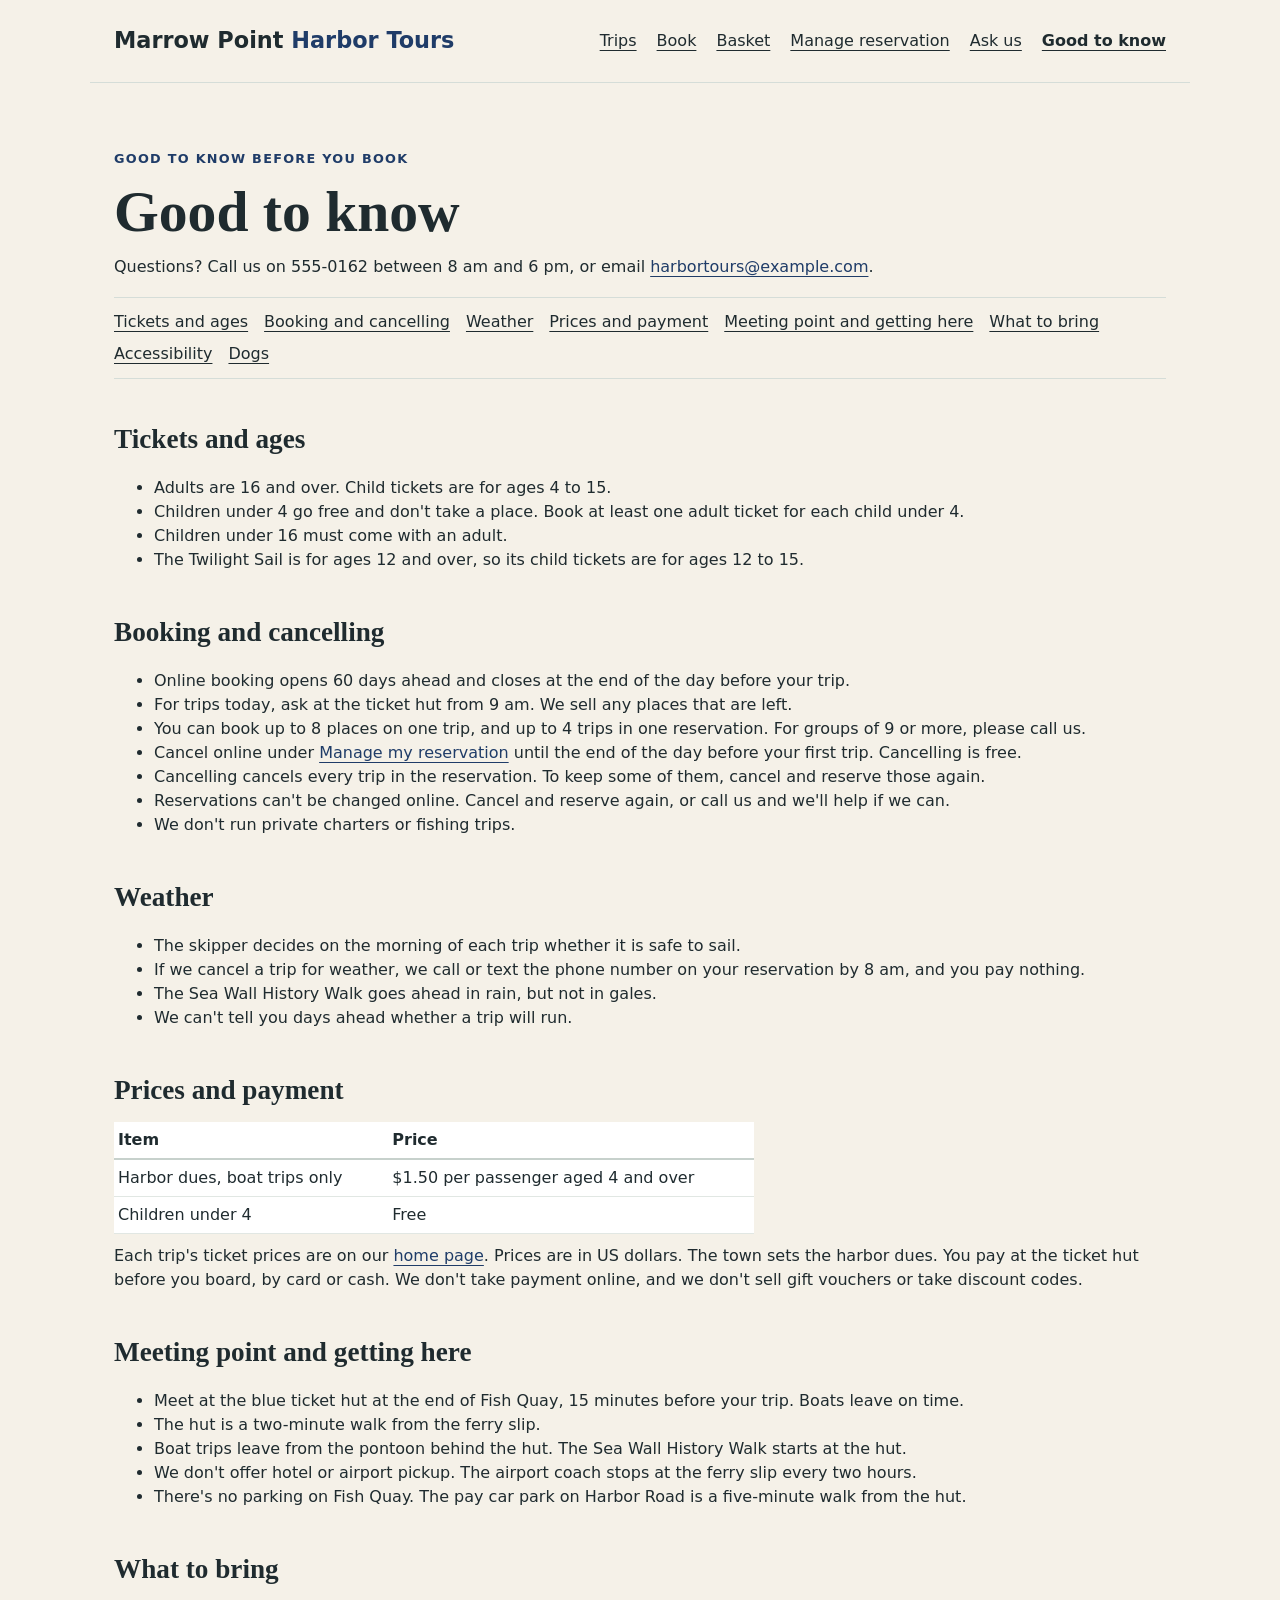
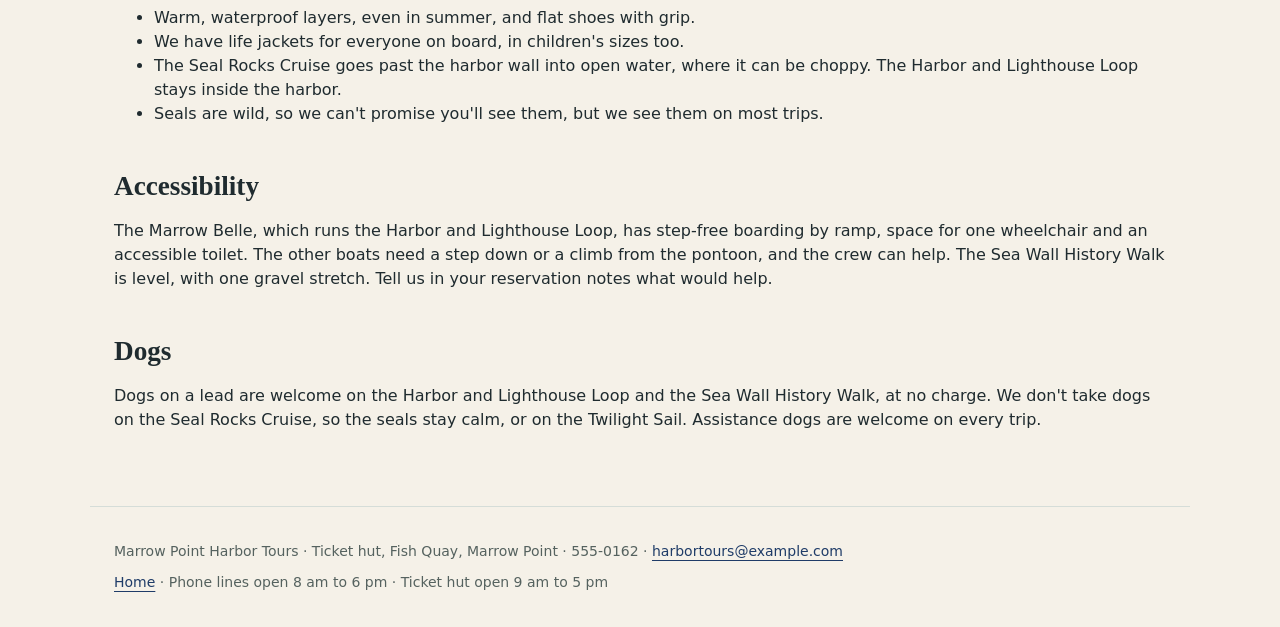
<file: examples/harbor_tours_agentified/policies.html>
<!doctype html>
<html lang="en">
  <head>
    <meta charset="utf-8">
    <meta name="viewport" content="width=device-width, initial-scale=1">
    <meta name="description" content="Good to know at Marrow Point Harbor Tours: tickets and ages, booking and cancelling, weather, prices, the meeting point, what to bring, accessibility and dogs.">
    <title>Good to know · Marrow Point Harbor Tours</title>
    <link rel="icon" href="favicon.svg" type="image/svg+xml">
    <link rel="stylesheet" href="styles.css">
  </head>
  <body>
    <header>
      <a class="brand" href="index.html">Marrow Point <span>Harbor Tours</span></a>
      <nav aria-label="Main navigation">
        <a href="index.html#trips">Trips</a>
        <a href="index.html#find">Book</a>
        <a href="index.html#basket">Basket</a>
        <a href="index.html#manage">Manage reservation</a>
        <a href="index.html#assistant">Ask us</a>
        <a href="policies.html" aria-current="page">Good to know</a>
      </nav>
    </header>
    <main>
      <section class="intro" aria-labelledby="policies-heading">
        <p class="eyebrow">Good to know before you book</p>
        <h1 id="policies-heading">Good to know</h1>
        <p data-agent-facts="questions">Questions? Call us on 555-0162 between 8 am and 6 pm, or email
          <a href="mailto:harbortours@example.com">harbortours@example.com</a>.</p>
      </section>
      <nav class="toc" aria-label="On this page">
        <a href="#tickets">Tickets and ages</a>
        <a href="#booking">Booking and cancelling</a>
        <a href="#weather">Weather</a>
        <a href="#prices">Prices and payment</a>
        <a href="#meeting-point">Meeting point and getting here</a>
        <a href="#bring">What to bring</a>
        <a href="#accessibility">Accessibility</a>
        <a href="#dogs">Dogs</a>
      </nav>

      <section id="tickets" data-agent-facts="tickets and ages">
        <h2>Tickets and ages</h2>
        <ul>
          <li>Adults are 16 and over. Child tickets are for ages 4 to 15.</li>
          <li>Children under 4 go free and don't take a place. Book at least one adult ticket for each child
            under 4.</li>
          <li>Children under 16 must come with an adult.</li>
          <li>The Twilight Sail is for ages 12 and over, so its child tickets are for ages 12 to 15.</li>
        </ul>
      </section>

      <section id="booking" data-agent-facts="booking and cancelling">
        <h2>Booking and cancelling</h2>
        <ul>
          <li>Online booking opens 60 days ahead and closes at the end of the day before your trip.</li>
          <li>For trips today, ask at the ticket hut from 9 am. We sell any places that are left.</li>
          <li>You can book up to 8 places on one trip, and up to 4 trips in one reservation. For groups of 9 or
            more, please call us.</li>
          <li>Cancel online under <a href="index.html#manage">Manage my reservation</a> until the end of the day
            before your first trip. Cancelling is free.</li>
          <li>Cancelling cancels every trip in the reservation. To keep some of them, cancel and reserve those
            again.</li>
          <li>Reservations can't be changed online. Cancel and reserve again, or call us and we'll help if we
            can.</li>
          <li>We don't run private charters or fishing trips.</li>
        </ul>
      </section>

      <section id="weather" data-agent-facts="weather">
        <h2>Weather</h2>
        <ul>
          <li>The skipper decides on the morning of each trip whether it is safe to sail.</li>
          <li>If we cancel a trip for weather, we call or text the phone number on your reservation by 8 am, and
            you pay nothing.</li>
          <li>The Sea Wall History Walk goes ahead in rain, but not in gales.</li>
          <li>We can't tell you days ahead whether a trip will run.</li>
        </ul>
      </section>

      <section id="prices" data-agent-facts="prices and payment">
        <h2>Prices and payment</h2>
        <table>
          <thead>
            <tr><th scope="col">Item</th><th scope="col">Price</th></tr>
          </thead>
          <tbody>
            <tr><td>Harbor dues, boat trips only</td><td>$1.50 per passenger aged 4 and over</td></tr>
            <tr><td>Children under 4</td><td>Free</td></tr>
          </tbody>
        </table>
        <p>Each trip's ticket prices are on our <a href="index.html#trips">home page</a>. Prices are in US
          dollars. The town sets the harbor dues. You pay at the ticket hut before you board, by card or cash.
          We don't take payment online, and we don't sell gift vouchers or take discount codes.</p>
      </section>

      <section id="meeting-point" data-agent-facts="meeting point">
        <h2>Meeting point and getting here</h2>
        <ul>
          <li>Meet at the blue ticket hut at the end of Fish Quay, 15 minutes before your trip. Boats leave on
            time.</li>
          <li>The hut is a two-minute walk from the ferry slip.</li>
          <li>Boat trips leave from the pontoon behind the hut. The Sea Wall History Walk starts at the hut.</li>
          <li>We don't offer hotel or airport pickup. The airport coach stops at the ferry slip every two
            hours.</li>
          <li>There's no parking on Fish Quay. The pay car park on Harbor Road is a five-minute walk from the
            hut.</li>
        </ul>
      </section>

      <section id="bring" data-agent-facts="what to bring">
        <h2>What to bring</h2>
        <ul>
          <li>Warm, waterproof layers, even in summer, and flat shoes with grip.</li>
          <li>We have life jackets for everyone on board, in children's sizes too.</li>
          <li>The Seal Rocks Cruise goes past the harbor wall into open water, where it can be choppy. The Harbor
            and Lighthouse Loop stays inside the harbor.</li>
          <li>Seals are wild, so we can't promise you'll see them, but we see them on most trips.</li>
        </ul>
      </section>

      <section id="accessibility" data-agent-facts="accessibility">
        <h2>Accessibility</h2>
        <p>The Marrow Belle, which runs the Harbor and Lighthouse Loop, has step-free boarding by ramp, space for
          one wheelchair and an accessible toilet. The other boats need a step down or a climb from the pontoon,
          and the crew can help. The Sea Wall History Walk is level, with one gravel stretch. Tell us in your
          reservation notes what would help.</p>
      </section>

      <section id="dogs" data-agent-facts="dogs">
        <h2>Dogs</h2>
        <p>Dogs on a lead are welcome on the Harbor and Lighthouse Loop and the Sea Wall History Walk, at no
          charge. We don't take dogs on the Seal Rocks Cruise, so the seals stay calm, or on the Twilight Sail.
          Assistance dogs are welcome on every trip.</p>
      </section>
    </main>
    <footer>
      <p>Marrow Point Harbor Tours · Ticket hut, Fish Quay, Marrow Point · 555-0162 ·
        <a href="mailto:harbortours@example.com">harbortours@example.com</a></p>
      <p><a href="index.html">Home</a> · Phone lines open 8 am to 6 pm · Ticket hut open 9 am to 5 pm</p>
    </footer>
  </body>
</html>
</file>
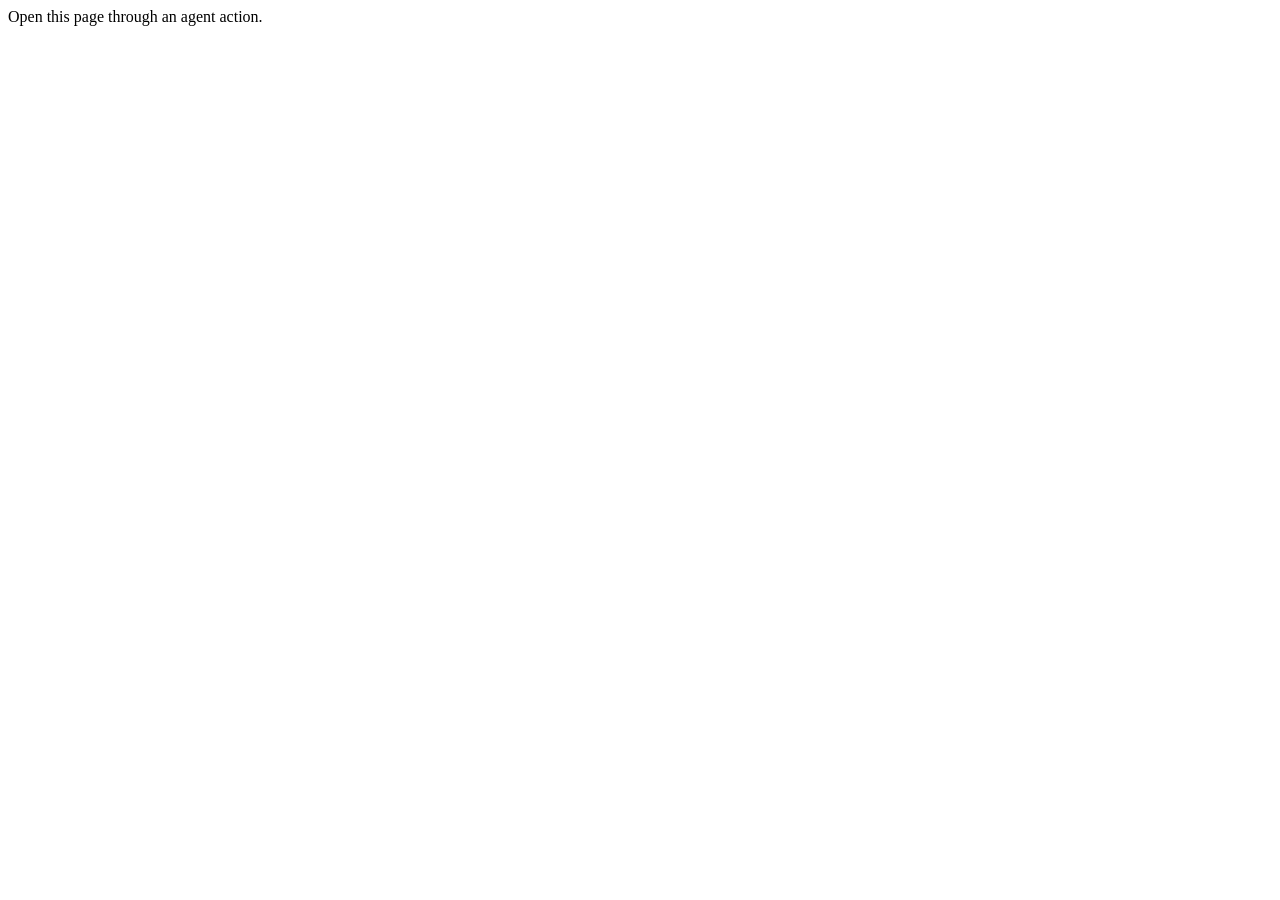
<file: examples/guesthouse_agentified/bridge/action-bridge.html>
<!doctype html>
<!--
  Action bridge, copied here by build_network.mjs. Do not edit it.
  Other agent sites load this page in a hidden frame before they run this site's network.
  It reads agent-manifest.json in this folder, which lists no action module, so it shares
  no actions and loads none of the site's own code. Do not block framing for this folder.
-->
<html lang="en">
  <head>
    <meta charset="utf-8">
    <meta name="robots" content="noindex">
    <title>Action bridge</title>
    <script type="module" src="../runtime/action-bridge.js"></script>
  </head>
  <body></body>
</html>
</file>
<file: examples/guesthouse/styles.css>
:root {
  color-scheme: light;
  font-family: system-ui, sans-serif;
  color: #1f2b2f;
  background: #f3f5f2;
  line-height: 1.5;
}
* { box-sizing: border-box; }
body { margin: 0; }
header, main, footer { max-width: 1100px; margin: auto; padding: 24px; }
header { display: flex; align-items: center; justify-content: space-between; gap: 24px; border-bottom: 1px solid #d5ddd8; }
a { color: #1b5e73; text-underline-offset: 4px; }
.brand { font-size: 1.4rem; font-weight: 800; text-decoration: none; color: inherit; }
.brand span { color: #1b5e73; }
nav { display: flex; flex-wrap: wrap; gap: 8px 20px; }
nav a { color: inherit; }
nav a[aria-current="page"] { font-weight: 700; }
.intro { padding: 32px 0 8px; }
.eyebrow { font-size: .8rem; font-weight: 700; text-transform: uppercase; letter-spacing: .1em; color: #1b5e73; }
h1 { font-family: Georgia, serif; font-size: clamp(2.2rem, 6vw, 3.6rem); line-height: 1.1; margin: 12px 0; }
h2 { font-family: Georgia, serif; font-size: 1.7rem; margin: 40px 0 12px; }
h3 { margin: 0 0 6px; font-size: 1.1rem; }
p { margin: 10px 0; }
.note, .facts { color: #55625f; font-size: .9rem; }

/* Rooms */
.room-list { display: grid; grid-template-columns: repeat(auto-fill, minmax(240px, 1fr)); gap: 20px; }
.room, .panel, .results li, .manage-result:not(:empty) {
  padding: 20px; border: 1px solid #d5ddd8; border-radius: 12px; background: white;
}
.amenities { margin: 8px 0; padding-left: 20px; }

/* Forms */
.booking-layout { display: grid; grid-template-columns: minmax(0, 1fr) minmax(0, 1.25fr); gap: 40px; align-items: start; margin-top: 40px; }
/* Line the search heading up with the heading inside the padded panel. */
.booking-layout h2 { margin-top: 20px; }
.panel h2 { margin-top: 0; }
.field-row { display: grid; grid-template-columns: repeat(auto-fit, minmax(140px, 1fr)); gap: 0 16px; align-items: start; }
fieldset { margin: 0 0 20px; padding: 0; border: 0; }
legend { padding: 0; font-family: Georgia, serif; font-size: 1.25rem; font-weight: 700; }
.extras { margin-top: 16px; }
.extras legend { font-family: inherit; font-size: 1rem; }
label { display: block; margin: 14px 0 6px; font-weight: 600; }
.check { display: flex; gap: 10px; align-items: center; margin: 8px 0; font-weight: 400; }
input, select, textarea { width: 100%; padding: 10px; font: inherit; color: inherit; border: 1px solid #9aa8a3; border-radius: 6px; background: white; }
.check input { width: auto; }
textarea { resize: vertical; }
button { margin-top: 16px; padding: 10px 16px; font: inherit; color: white; border: 1px solid #1b5e73; border-radius: 6px; background: #1b5e73; cursor: pointer; }
button:hover { background: #134657; }
:focus-visible { outline: 3px solid #d08a2c; outline-offset: 3px; }
.field-error { margin: 6px 0 0; color: #a3261b; font-size: .9rem; font-weight: 600; }
[aria-invalid="true"] { border-color: #a3261b; }
/* Line the button up with the inputs beside it, below their labels. */
#manage-form button { margin-top: 44px; }

/* Results, price and bookings */
.results { display: grid; gap: 12px; padding: 0; list-style: none; }
.quote { margin: 0 0 20px; }
table { width: 100%; border-collapse: collapse; }
th, td { padding: 6px 4px; text-align: left; vertical-align: top; border-bottom: 1px solid #e1e7e3; }
th { border-bottom: 2px solid #c7d1cc; }
.quote td:last-child { text-align: right; white-space: nowrap; }
.quote tr:last-child td { font-weight: 700; border-bottom: 0; }
.confirmation { margin-top: 24px; padding: 20px; border: 1px solid #7da58b; border-radius: 12px; background: #eef6f0; }
.summary { display: grid; grid-template-columns: max-content 1fr; gap: 4px 16px; margin: 12px 0; }
.summary dt { font-weight: 600; }
.summary dd { margin: 0; overflow-wrap: anywhere; }
.manage-result { margin-top: 16px; }

/* Policies */
.toc { display: flex; flex-wrap: wrap; gap: 8px 16px; padding: 12px 0; border-block: 1px solid #d5ddd8; }
section > table { max-width: 640px; background: white; }

footer { margin-top: 40px; color: #55625f; font-size: .875rem; border-top: 1px solid #d5ddd8; }
.visually-hidden { position: absolute; width: 1px; height: 1px; margin: -1px; padding: 0; overflow: hidden; clip-path: inset(50%); white-space: nowrap; }
[hidden] { display: none !important; }
@media (max-width: 760px) {
  header, main, footer { padding: 18px; }
  header { flex-direction: column; align-items: start; gap: 12px; }
  .booking-layout { grid-template-columns: 1fr; gap: 0; }
  /* Give the Find booking button its own row, with space above it. */
  #manage-form .field:last-child { grid-column: 1 / -1; }
  #manage-form button { margin-top: 16px; }
}
</file>
<file: examples/harbor_tours/styles.css>
:root {
  color-scheme: light;
  font-family: system-ui, sans-serif;
  color: #1f2b2f;
  background: #f5f1e8;
  line-height: 1.5;
}
* { box-sizing: border-box; }
body { margin: 0; }
header, main, footer { max-width: 1100px; margin: auto; padding: 24px; }
header { display: flex; align-items: center; justify-content: space-between; gap: 24px; border-bottom: 1px solid #d5ddd8; }
a { color: #1f3c68; text-underline-offset: 4px; }
.brand { font-size: 1.4rem; font-weight: 800; text-decoration: none; color: inherit; }
.brand span { color: #1f3c68; }
nav { display: flex; flex-wrap: wrap; gap: 8px 20px; }
nav a { color: inherit; }
nav a[aria-current="page"] { font-weight: 700; }
.intro { padding: 32px 0 8px; }
.eyebrow { font-size: .8rem; font-weight: 700; text-transform: uppercase; letter-spacing: .1em; color: #1f3c68; }
h1 { font-family: Georgia, serif; font-size: clamp(2.2rem, 6vw, 3.6rem); line-height: 1.1; margin: 12px 0; }
h2 { font-family: Georgia, serif; font-size: 1.7rem; margin: 40px 0 12px; }
h3 { margin: 0 0 6px; font-size: 1.1rem; }
p { margin: 10px 0; }
.note, .facts { color: #55625f; font-size: .9rem; }

/* Tours */
.tour-list { display: grid; grid-template-columns: repeat(auto-fill, minmax(240px, 1fr)); gap: 20px; }
.tour, .panel, .results li, .basket li, .manage-result:not(:empty) {
  padding: 20px; border: 1px solid #d5ddd8; border-radius: 12px; background: white;
}
.highlights { margin: 8px 0; padding-left: 20px; }

/* Forms */
.booking-layout { display: grid; grid-template-columns: minmax(0, 1fr) minmax(0, 1.25fr); gap: 40px; align-items: start; margin-top: 40px; }
/* Line the search heading up with the heading inside the padded panel. */
.booking-layout h2 { margin-top: 20px; }
.panel h2 { margin-top: 0; }
.field-row { display: grid; grid-template-columns: repeat(auto-fit, minmax(140px, 1fr)); gap: 0 16px; align-items: start; }
fieldset { margin: 0 0 20px; padding: 0; border: 0; }
legend { padding: 0; font-family: Georgia, serif; font-size: 1.25rem; font-weight: 700; }
.tickets { margin-top: 16px; }
.tickets legend { font-family: inherit; font-size: 1rem; }
label { display: block; margin: 14px 0 6px; font-weight: 600; }
input, select, textarea { width: 100%; padding: 10px; font: inherit; color: inherit; border: 1px solid #9aa8a3; border-radius: 6px; background: white; }
textarea { resize: vertical; }
button { margin-top: 16px; padding: 10px 16px; font: inherit; color: white; border: 1px solid #1f3c68; border-radius: 6px; background: #1f3c68; cursor: pointer; }
button:hover { background: #162c4d; }
/* A quieter button for taking a trip out of the basket. */
button.secondary { color: #1f3c68; background: white; }
button.secondary:hover { background: #f5f1e8; }
:focus-visible { outline: 3px solid #b3540d; outline-offset: 3px; }
.field-error { margin: 6px 0 0; color: #a3261b; font-size: .9rem; font-weight: 600; }
[aria-invalid="true"] { border-color: #a3261b; }
/* Line the button up with the inputs beside it, below their labels. */
#manage-form button { margin-top: 44px; }

/* Results, basket and reservations */
.results, .basket { display: grid; gap: 12px; padding: 0; list-style: none; }
table { width: 100%; border-collapse: collapse; }
th, td { padding: 6px 4px; text-align: left; vertical-align: top; border-bottom: 1px solid #e1e7e3; }
th { border-bottom: 2px solid #c7d1cc; }
.confirmation { margin-top: 24px; padding: 20px; border: 1px solid #7da58b; border-radius: 12px; background: #eef6f0; }
.summary { display: grid; grid-template-columns: max-content 1fr; gap: 4px 16px; margin: 12px 0; }
.summary dt { font-weight: 600; }
.summary dd { margin: 0; overflow-wrap: anywhere; }
.manage-result { margin-top: 16px; }

/* Policies */
.toc { display: flex; flex-wrap: wrap; gap: 8px 16px; padding: 12px 0; border-block: 1px solid #d5ddd8; }
section > table { max-width: 640px; background: white; }

footer { margin-top: 40px; color: #55625f; font-size: .875rem; border-top: 1px solid #d5ddd8; }
.visually-hidden { position: absolute; width: 1px; height: 1px; margin: -1px; padding: 0; overflow: hidden; clip-path: inset(50%); white-space: nowrap; }
[hidden] { display: none !important; }
@media (max-width: 760px) {
  header, main, footer { padding: 18px; }
  header { flex-direction: column; align-items: start; gap: 12px; }
  .booking-layout { grid-template-columns: 1fr; gap: 0; }
  /* Give the Find reservation button its own row, with space above it. */
  #manage-form .field:last-child { grid-column: 1 / -1; }
  #manage-form button { margin-top: 16px; }
}
</file>
<file: examples/guesthouse_agentified/styles.css>
:root {
  color-scheme: light;
  font-family: system-ui, sans-serif;
  color: #1f2b2f;
  background: #f3f5f2;
  line-height: 1.5;
}
* { box-sizing: border-box; }
body { margin: 0; }
header, main, footer { max-width: 1100px; margin: auto; padding: 24px; }
header { display: flex; align-items: center; justify-content: space-between; gap: 24px; border-bottom: 1px solid #d5ddd8; }
a { color: #1b5e73; text-underline-offset: 4px; }
.brand { font-size: 1.4rem; font-weight: 800; text-decoration: none; color: inherit; }
.brand span { color: #1b5e73; }
nav { display: flex; flex-wrap: wrap; gap: 8px 20px; }
nav a { color: inherit; }
nav a[aria-current="page"] { font-weight: 700; }
.intro { padding: 32px 0 8px; }
.eyebrow { font-size: .8rem; font-weight: 700; text-transform: uppercase; letter-spacing: .1em; color: #1b5e73; }
h1 { font-family: Georgia, serif; font-size: clamp(2.2rem, 6vw, 3.6rem); line-height: 1.1; margin: 12px 0; }
h2 { font-family: Georgia, serif; font-size: 1.7rem; margin: 40px 0 12px; }
h3 { margin: 0 0 6px; font-size: 1.1rem; }
p { margin: 10px 0; }
.note, .facts { color: #55625f; font-size: .9rem; }

/* Rooms */
.room-list { display: grid; grid-template-columns: repeat(auto-fill, minmax(240px, 1fr)); gap: 20px; }
.room, .panel, .results li, .manage-result:not(:empty) {
  padding: 20px; border: 1px solid #d5ddd8; border-radius: 12px; background: white;
}
.amenities { margin: 8px 0; padding-left: 20px; }

/* Forms */
.booking-layout { display: grid; grid-template-columns: minmax(0, 1fr) minmax(0, 1.25fr); gap: 40px; align-items: start; margin-top: 40px; }
/* Line the search heading up with the heading inside the padded panel. */
.booking-layout h2 { margin-top: 20px; }
.panel h2 { margin-top: 0; }
.field-row { display: grid; grid-template-columns: repeat(auto-fit, minmax(140px, 1fr)); gap: 0 16px; align-items: start; }
fieldset { margin: 0 0 20px; padding: 0; border: 0; }
legend { padding: 0; font-family: Georgia, serif; font-size: 1.25rem; font-weight: 700; }
.extras { margin-top: 16px; }
.extras legend { font-family: inherit; font-size: 1rem; }
label { display: block; margin: 14px 0 6px; font-weight: 600; }
.check { display: flex; gap: 10px; align-items: center; margin: 8px 0; font-weight: 400; }
input, select, textarea { width: 100%; padding: 10px; font: inherit; color: inherit; border: 1px solid #9aa8a3; border-radius: 6px; background: white; }
.check input { width: auto; }
textarea { resize: vertical; }
button { margin-top: 16px; padding: 10px 16px; font: inherit; color: white; border: 1px solid #1b5e73; border-radius: 6px; background: #1b5e73; cursor: pointer; }
button:hover { background: #134657; }
:focus-visible { outline: 3px solid #d08a2c; outline-offset: 3px; }
.field-error { margin: 6px 0 0; color: #a3261b; font-size: .9rem; font-weight: 600; }
[aria-invalid="true"] { border-color: #a3261b; }
/* Line the button up with the inputs beside it, below their labels. */
#manage-form button { margin-top: 44px; }

/* Results, price and bookings */
.results { display: grid; gap: 12px; padding: 0; list-style: none; }
.quote { margin: 0 0 20px; }
table { width: 100%; border-collapse: collapse; }
th, td { padding: 6px 4px; text-align: left; vertical-align: top; border-bottom: 1px solid #e1e7e3; }
th { border-bottom: 2px solid #c7d1cc; }
.quote td:last-child { text-align: right; white-space: nowrap; }
.quote tr:last-child td { font-weight: 700; border-bottom: 0; }
.confirmation { margin-top: 24px; padding: 20px; border: 1px solid #7da58b; border-radius: 12px; background: #eef6f0; }
.summary { display: grid; grid-template-columns: max-content 1fr; gap: 4px 16px; margin: 12px 0; }
.summary dt { font-weight: 600; }
.summary dd { margin: 0; overflow-wrap: anywhere; }
.manage-result { margin-top: 16px; }

/* Policies */
.toc { display: flex; flex-wrap: wrap; gap: 8px 16px; padding: 12px 0; border-block: 1px solid #d5ddd8; }
section > table { max-width: 640px; background: white; }

footer { margin-top: 40px; color: #55625f; font-size: .875rem; border-top: 1px solid #d5ddd8; }
.visually-hidden { position: absolute; width: 1px; height: 1px; margin: -1px; padding: 0; overflow: hidden; clip-path: inset(50%); white-space: nowrap; }
[hidden] { display: none !important; }
@media (max-width: 760px) {
  header, main, footer { padding: 18px; }
  header { flex-direction: column; align-items: start; gap: 12px; }
  .booking-layout { grid-template-columns: 1fr; gap: 0; }
  /* Give the Find booking button its own row, with space above it. */
  #manage-form .field:last-child { grid-column: 1 / -1; }
  #manage-form button { margin-top: 16px; }
}

/* Assistant layout, from the agentify-website skill, in the site's colors. */
.assistant { margin-top: 48px; }

/* The runtime reads these variables for its chat, settings and agent panels.
   The chat background below also uses --ns-bg. --ns-accent also colors a Send button
   with white text, so it uses the dark teal, not the orange focus color. */
#agent-app {
  --ns-font: system-ui, sans-serif;
  --ns-bg: #ffffff;
  --ns-fg: #1f2b2f;
  --ns-primary: #1b5e73;
  --ns-accent: #134657;
  --ns-border: #d5ddd8;
  --ns-panelbg: #ffffff;
  --ns-msgbg: #f3f5f2;
  --ns-muted: #55625f;
}

.assistant-panels {
  display: grid;
  grid-template-columns: minmax(0, 1fr) 240px;
  gap: 16px;
  margin-top: 16px;
}

/* Set the height once the runtime has mounted the chat, so a failed load leaves no
   empty box. */
#agent-app.ns-composed-app [data-ns-slot="chat"] { height: 720px; }
/* The runtime gives the chat no background of its own. Keep --ns-msgbg different from
   --ns-bg, or bot replies lose their bubble. */
#agent-app .ns-chat { background: var(--ns-bg); }

/* Site-wide form rules often stretch the runtime's own controls. Undo them here. */
#agent-app input[type="checkbox"],
#agent-app input[type="radio"] { width: auto; }
#agent-app .ns-header { flex-wrap: wrap; }
/* Site label rules add margins and bold text, and the inputs inside the labels inherit
   the weight. */
#agent-app .ns-settings-body label { margin: 4px 0; font-weight: 400; }
/* Chat forms label radio groups with a legend, so site legend fonts would reach them. */
#agent-app .ns-w-label { font-family: inherit; }
/* Site label rules add margins to chat form fields and make their options bold. */
#agent-app .ns-widget label { margin: 0; }
#agent-app .ns-w-radio label,
#agent-app .ns-w-multi label,
#agent-app .ns-w-toggle { font-weight: 400; }
/* The runtime sizes radio and multi-choice options but not the checkbox label. */
#agent-app .ns-w-toggle { font-size: 13px; }
/* The runtime spaces its buttons with gap. A site's button margin pushes Send below the input. */
#agent-app button { margin: 0; }
/* Chat choices are buttons with a light background. A site's button color can hide their
   titles. */
#agent-app .ns-w-choice { color: var(--ns-fg); }
/* A site's button:hover background also reaches the runtime's plain buttons, behind
   their dark text. Keep the runtime's own backgrounds. */
#agent-app .ns-devtoggle:not(.on):hover,
#agent-app .ns-modal-close:hover { background: transparent; }
#agent-app .ns-w-choice:disabled:hover { background: #fafbfc; }
/* The runtime's message rule hides the partner consent card's own background, and its
   Decline label then has too little contrast. */
#agent-app .ns-consent { background: #fffbeb; }
/* While a consent card waits, the status line above it already says "Contacting", though
   nothing has been sent. Hide it until the visitor answers. */
#agent-app .ns-msgs:has(.ns-consent-actions) > .ns-turn-status { display: none; }
/* Long links in a reply would run out of the bubble on a phone. "anywhere" would also
   let the consent card's buttons shrink and split their labels. */
#agent-app .ns-msg { overflow-wrap: break-word; }
/* On a phone the consent card is too narrow for its three buttons in one row, and
   "Always allow" breaks onto two lines. Keep each label whole and wrap the row. */
#agent-app .ns-consent-actions { flex-wrap: wrap; }
#agent-app .ns-consent-actions button { white-space: nowrap; }

/* site.js and the runtime add their confirmation dialogs to <body>, outside #agent-app.
   Site h2 rules reach the heading, and the two buttons touch. A right margin keeps
   wrapped buttons lined up on the left. */
body > dialog h2 { margin: 0 0 12px; font: 700 1.25em system-ui, sans-serif; }
body > dialog button { margin-right: 8px; }
/* site.js's dialog: the details in two columns, and a plain decline button, so the two
   choices do not look the same. */
.assistant-review { max-width: 640px; width: 85%; max-height: 85vh; overflow: auto; border: 1px solid #888; border-radius: 12px; padding: 24px; font: 16px system-ui, sans-serif; }
.assistant-review dl { display: grid; grid-template-columns: fit-content(40%) 1fr; gap: 4px 16px; margin: 12px 0; }
.assistant-review dt { font-weight: 600; }
.assistant-review dd { margin: 0; overflow-wrap: anywhere; }
.assistant-review details { margin: 12px 0; }
.assistant-review pre { white-space: pre-wrap; overflow-wrap: anywhere; }
.assistant-review .assistant-decline { background: transparent; color: inherit; border: 1px solid currentColor; }

@media (max-width: 760px) {
  .assistant-panels { grid-template-columns: 1fr; }
  /* On a phone, each detail goes under its label, so an email is not split. */
  .assistant-review dl { grid-template-columns: 1fr; gap: 0; }
  .assistant-review dd { margin-bottom: 8px; }
}
</file>
<file: examples/harbor_tours_agentified/styles.css>
:root {
  color-scheme: light;
  font-family: system-ui, sans-serif;
  color: #1f2b2f;
  background: #f5f1e8;
  line-height: 1.5;
}
* { box-sizing: border-box; }
body { margin: 0; }
header, main, footer { max-width: 1100px; margin: auto; padding: 24px; }
header { display: flex; align-items: center; justify-content: space-between; gap: 24px; border-bottom: 1px solid #d5ddd8; }
a { color: #1f3c68; text-underline-offset: 4px; }
.brand { font-size: 1.4rem; font-weight: 800; text-decoration: none; color: inherit; }
.brand span { color: #1f3c68; }
nav { display: flex; flex-wrap: wrap; gap: 8px 20px; }
nav a { color: inherit; }
nav a[aria-current="page"] { font-weight: 700; }
.intro { padding: 32px 0 8px; }
.eyebrow { font-size: .8rem; font-weight: 700; text-transform: uppercase; letter-spacing: .1em; color: #1f3c68; }
h1 { font-family: Georgia, serif; font-size: clamp(2.2rem, 6vw, 3.6rem); line-height: 1.1; margin: 12px 0; }
h2 { font-family: Georgia, serif; font-size: 1.7rem; margin: 40px 0 12px; }
h3 { margin: 0 0 6px; font-size: 1.1rem; }
p { margin: 10px 0; }
.note, .facts { color: #55625f; font-size: .9rem; }

/* Tours */
.tour-list { display: grid; grid-template-columns: repeat(auto-fill, minmax(240px, 1fr)); gap: 20px; }
.tour, .panel, .results li, .basket li, .manage-result:not(:empty) {
  padding: 20px; border: 1px solid #d5ddd8; border-radius: 12px; background: white;
}
.highlights { margin: 8px 0; padding-left: 20px; }

/* Forms */
.booking-layout { display: grid; grid-template-columns: minmax(0, 1fr) minmax(0, 1.25fr); gap: 40px; align-items: start; margin-top: 40px; }
/* Line the search heading up with the heading inside the padded panel. */
.booking-layout h2 { margin-top: 20px; }
.panel h2 { margin-top: 0; }
.field-row { display: grid; grid-template-columns: repeat(auto-fit, minmax(140px, 1fr)); gap: 0 16px; align-items: start; }
fieldset { margin: 0 0 20px; padding: 0; border: 0; }
legend { padding: 0; font-family: Georgia, serif; font-size: 1.25rem; font-weight: 700; }
.tickets { margin-top: 16px; }
.tickets legend { font-family: inherit; font-size: 1rem; }
label { display: block; margin: 14px 0 6px; font-weight: 600; }
input, select, textarea { width: 100%; padding: 10px; font: inherit; color: inherit; border: 1px solid #9aa8a3; border-radius: 6px; background: white; }
textarea { resize: vertical; }
button { margin-top: 16px; padding: 10px 16px; font: inherit; color: white; border: 1px solid #1f3c68; border-radius: 6px; background: #1f3c68; cursor: pointer; }
button:hover { background: #162c4d; }
/* A quieter button for taking a trip out of the basket. */
button.secondary { color: #1f3c68; background: white; }
button.secondary:hover { background: #f5f1e8; }
:focus-visible { outline: 3px solid #b3540d; outline-offset: 3px; }
.field-error { margin: 6px 0 0; color: #a3261b; font-size: .9rem; font-weight: 600; }
[aria-invalid="true"] { border-color: #a3261b; }
/* Line the button up with the inputs beside it, below their labels. */
#manage-form button { margin-top: 44px; }

/* Results, basket and reservations */
.results, .basket { display: grid; gap: 12px; padding: 0; list-style: none; }
table { width: 100%; border-collapse: collapse; }
th, td { padding: 6px 4px; text-align: left; vertical-align: top; border-bottom: 1px solid #e1e7e3; }
th { border-bottom: 2px solid #c7d1cc; }
.confirmation { margin-top: 24px; padding: 20px; border: 1px solid #7da58b; border-radius: 12px; background: #eef6f0; }
.summary { display: grid; grid-template-columns: max-content 1fr; gap: 4px 16px; margin: 12px 0; }
.summary dt { font-weight: 600; }
.summary dd { margin: 0; overflow-wrap: anywhere; }
.manage-result { margin-top: 16px; }

/* Policies */
.toc { display: flex; flex-wrap: wrap; gap: 8px 16px; padding: 12px 0; border-block: 1px solid #d5ddd8; }
section > table { max-width: 640px; background: white; }

footer { margin-top: 40px; color: #55625f; font-size: .875rem; border-top: 1px solid #d5ddd8; }
.visually-hidden { position: absolute; width: 1px; height: 1px; margin: -1px; padding: 0; overflow: hidden; clip-path: inset(50%); white-space: nowrap; }
[hidden] { display: none !important; }
@media (max-width: 760px) {
  header, main, footer { padding: 18px; }
  header { flex-direction: column; align-items: start; gap: 12px; }
  .booking-layout { grid-template-columns: 1fr; gap: 0; }
  /* Give the Find reservation button its own row, with space above it. */
  #manage-form .field:last-child { grid-column: 1 / -1; }
  #manage-form button { margin-top: 16px; }
}

/* Assistant layout, in the site's palette. */
.assistant { margin-top: 48px; }

/* The runtime reads these variables for its chat, settings and agent panels.
   The chat background below also uses --ns-bg. White text sits on --ns-primary (the
   visitor's messages, Send, and the chat form and settings buttons) and on --ns-accent
   (Send while a turn is steered), so give both at least 4.5:1 contrast with white.
   --ns-accent also underlines the chat header. The site's navy is 11:1 and its
   focus orange is 5:1 with white. */
#agent-app {
  --ns-font: system-ui, sans-serif;
  --ns-bg: #ffffff;
  --ns-fg: #1f2b2f;
  --ns-primary: #1f3c68;
  --ns-accent: #b3540d;
  --ns-border: #d5ddd8;
  --ns-panelbg: #ffffff;
  --ns-msgbg: #f5f1e8;
  --ns-muted: #55625f;
}

.assistant-panels {
  display: grid;
  grid-template-columns: minmax(0, 1fr) 240px;
  gap: 16px;
  margin-top: 16px;
}

/* Set the height once the runtime has mounted the chat, so a failed load leaves no
   empty box. */
#agent-app.ns-composed-app [data-ns-slot="chat"] { height: 720px; }
/* The runtime gives the chat no background of its own. Keep --ns-msgbg different from
   --ns-bg, or bot replies lose their bubble. */
#agent-app .ns-chat { background: var(--ns-bg); }

/* Site-wide form rules often stretch the runtime's own controls. Undo them here. */
#agent-app input[type="checkbox"],
#agent-app input[type="radio"] { width: auto; }
#agent-app .ns-header { flex-wrap: wrap; }
/* Site label rules add margins and bold text, and the inputs inside the labels inherit
   the weight. */
#agent-app .ns-settings-body label { margin: 4px 0; font-weight: 400; }
/* Chat forms label radio groups with a legend, so site legend fonts would reach them. */
#agent-app .ns-w-label { font-family: inherit; }
/* Site label rules add margins to chat form fields and make their options bold. */
#agent-app .ns-widget label { margin: 0; }
#agent-app .ns-w-radio label,
#agent-app .ns-w-multi label,
#agent-app .ns-w-toggle { font-weight: 400; }
/* The runtime sizes radio and multi-choice options but not the checkbox label. */
#agent-app .ns-w-toggle { font-size: 13px; }
/* The runtime spaces its buttons with gap. A site's button margin pushes Send below the input. */
#agent-app button { margin: 0; }
/* Chat choices are buttons with a light background. A site's button color can hide their
   titles. */
#agent-app .ns-w-choice { color: var(--ns-fg); }
/* A site's button:hover background also reaches the runtime's plain buttons, behind
   their dark text. Keep the runtime's own backgrounds. */
#agent-app .ns-devtoggle:not(.on):hover,
#agent-app .ns-modal-close:hover { background: transparent; }
#agent-app .ns-w-choice:disabled:hover { background: #fafbfc; }
/* The runtime's message rule hides the partner consent card's own background, and its
   Decline label then has too little contrast. */
#agent-app .ns-consent { background: #fffbeb; }
/* While a consent card waits, the status line above it already says "Contacting", though
   nothing has been sent. Hide it until the visitor answers. */
#agent-app .ns-msgs:has(.ns-consent-actions) > .ns-turn-status { display: none; }
/* Long links in a reply would run out of the bubble on a phone. "anywhere" would also
   let the consent card's buttons shrink and split their labels. */
#agent-app .ns-msg { overflow-wrap: break-word; }
/* On a phone the consent card is too narrow for its three buttons in one row, and
   "Always allow" breaks onto two lines. Keep each label whole and wrap the row. */
#agent-app .ns-consent-actions { flex-wrap: wrap; }
#agent-app .ns-consent-actions button { white-space: nowrap; }

/* site.js and the runtime add their confirmation dialogs to <body>, outside #agent-app.
   Site h2 rules reach the heading, and the two buttons touch. A right margin keeps
   wrapped buttons lined up on the left. */
body > dialog h2 { margin: 0 0 12px; font: 700 1.25em system-ui, sans-serif; }
body > dialog button { margin-right: 8px; }
/* site.js's dialog: the details in two columns, and a plain decline button, so the two
   choices do not look the same. */
.assistant-review { max-width: 640px; width: 85%; max-height: 85vh; overflow: auto; border: 1px solid #888; border-radius: 12px; padding: 24px; font: 16px system-ui, sans-serif; }
.assistant-review dl { display: grid; grid-template-columns: fit-content(40%) 1fr; gap: 4px 16px; margin: 12px 0; }
.assistant-review dt { font-weight: 600; }
.assistant-review dd { margin: 0; overflow-wrap: anywhere; }
.assistant-review details { margin: 12px 0; }
.assistant-review pre { white-space: pre-wrap; overflow-wrap: anywhere; }
.assistant-review .assistant-decline { background: transparent; color: inherit; border: 1px solid currentColor; }

@media (max-width: 760px) {
  .assistant-panels { grid-template-columns: 1fr; }
  /* On a phone, each detail goes under its label, so an email is not split. */
  .assistant-review dl { grid-template-columns: 1fr; gap: 0; }
  .assistant-review dd { margin-bottom: 8px; }
}
</file>
